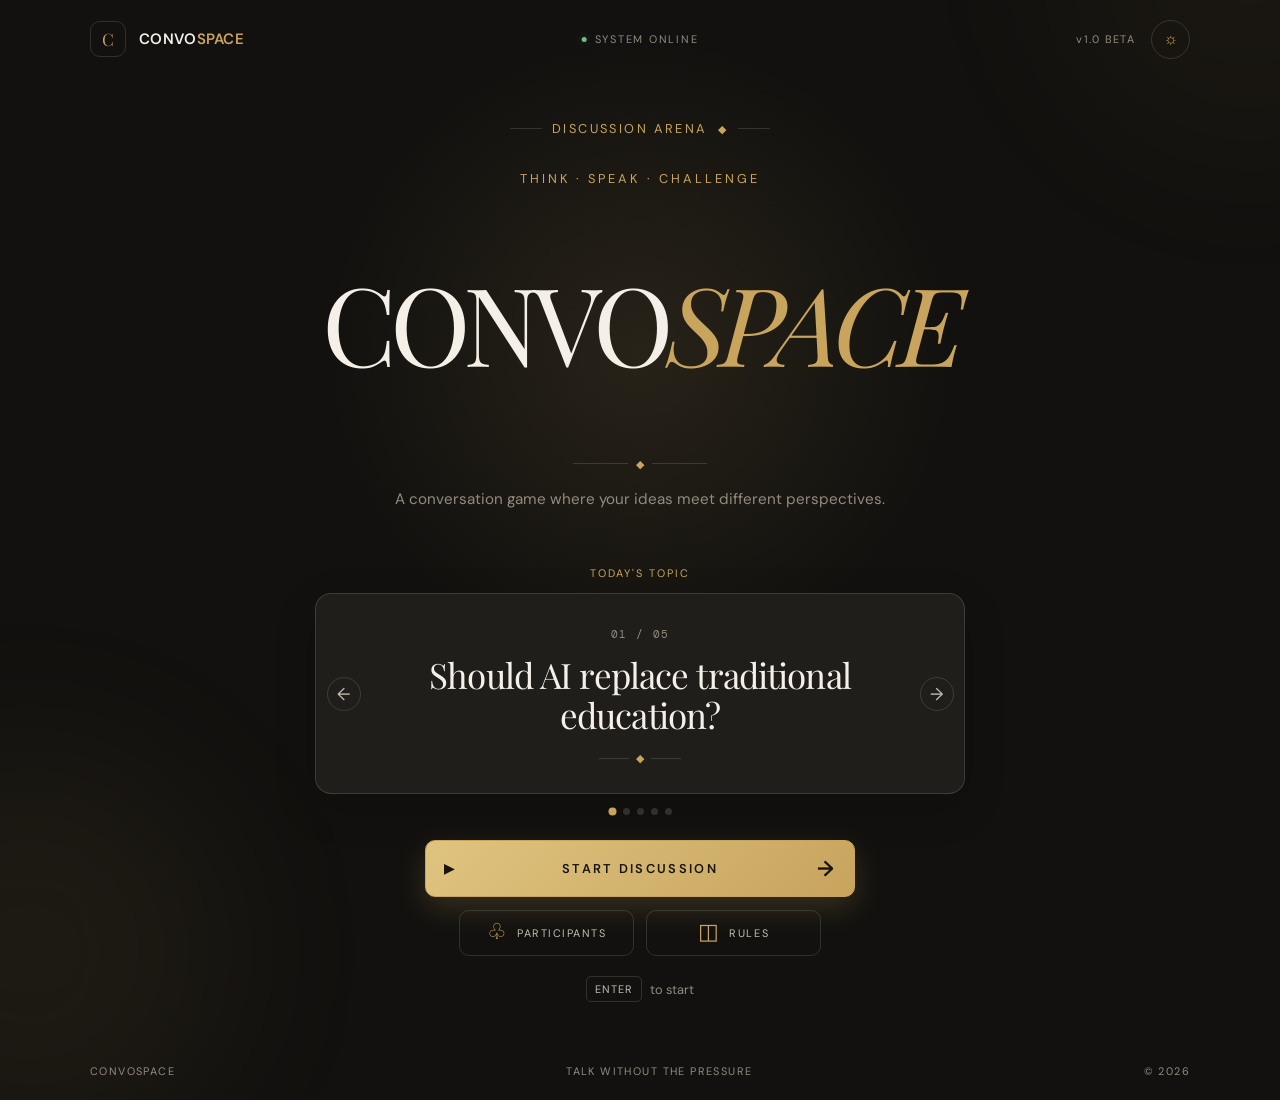
<file: client/index.html>
<!DOCTYPE html>
<html lang="en">

<head>

    <meta charset="UTF-8">

    <meta
        name="viewport"
        content="width=device-width, initial-scale=1.0"
    >

    <meta
        name="description"
        content="ConvoSpace — Think. Speak. Challenge."
    >

    <title>ConvoSpace — Discussion Arena</title>
 
    <link
        rel="stylesheet"
        href="./css/global.css"
    >

    <link
        rel="stylesheet"
        href="./css/home.css"
    >

</head>


<body>

    <!-- =========================================
         AMBIENT BACKGROUND
    ========================================== -->

    <div class="ambient ambient-one"></div>

    <div class="ambient ambient-two"></div>


    <!-- =========================================
         HEADER
    ========================================== -->

    <header class="site-header">

        <a
            href="#"
            class="brand"
            aria-label="ConvoSpace home"
        >

            <span class="brand-mark">
                C
            </span>

            <span class="brand-name">
                CONVO<span>SPACE</span>
            </span>

        </a>


        <div class="header-center">

            <span class="online-dot"></span>

            <span>
                SYSTEM ONLINE
            </span>

        </div>


        <div class="header-right">

            <span class="version">
                v1.0 BETA
            </span>


            <button
                class="theme-toggle"
                id="themeToggle"
                type="button"
                aria-label="Switch theme"
            >

                <span
                    class="theme-icon"
                    id="themeIcon"
                >
                    ☼
                </span>

            </button>

        </div>

    </header>


    <!-- =========================================
         MAIN LOBBY
    ========================================== -->

    <main class="lobby">


        <!-- Arena label -->

        <div class="arena-label">

            <span class="ornament-line"></span>

            <span>
                DISCUSSION ARENA
            </span>

            <span class="ornament-diamond">
                ◆
            </span>

            <span class="ornament-line"></span>

        </div>


        <!-- =====================================
             TITLE
        ====================================== -->

        <section class="hero">

            <p class="hero-kicker">
                THINK · SPEAK · CHALLENGE
            </p>


            <h1 class="hero-title">
                CONVO<span>SPACE</span>
            </h1>


            <div class="hero-divider">

                <span></span>

                <i>◆</i>

                <span></span>

            </div>


            <p class="hero-description">
                A conversation game where your ideas
                meet different perspectives.
            </p>

        </section>


        <!-- =====================================
             TOPIC
        ====================================== -->

        <section class="topic-area">

            <div class="topic-label">
                TODAY'S TOPIC
            </div>


            <div class="topic-card">

                <button
                    class="topic-arrow"
                    id="previousTopic"
                    type="button"
                    aria-label="Previous topic"
                >
                    ←
                </button>


                <div class="topic-content">

                    <span class="topic-number">
                        01 / 05
                    </span>

                    <h2 id="topicTitle">
                        Should AI replace
                        traditional education?
                    </h2>


                    <div class="topic-divider">

                        <span></span>

                        <i>◆</i>

                        <span></span>

                    </div>

                </div>


                <button
                    class="topic-arrow"
                    id="nextTopic"
                    type="button"
                    aria-label="Next topic"
                >
                    →
                </button>

            </div>


            <div
                class="topic-dots"
                id="topicDots"
            ></div>

        </section>


        <!-- =====================================
             START
        ====================================== -->

        <section class="start-section">

            <button
                class="start-button"
                id="startButton"
                type="button"
            >

                <span class="play-icon">
                    ▶
                </span>

                <span>
                    START DISCUSSION
                </span>

                <span class="start-arrow">
                    →
                </span>

            </button>


            <div class="secondary-actions">


                <button
                    class="secondary-button"
                    id="participantsButton"
                    type="button"
                >

                    <span class="button-icon">
                        ♧
                    </span>

                    <span>
                        PARTICIPANTS
                    </span>

                </button>


                <button
                    class="secondary-button"
                    id="rulesButton"
                    type="button"
                >

                    <span class="button-icon">
                        ◫
                    </span>

                    <span>
                        RULES
                    </span>

                </button>

            </div>


            <div class="keyboard-hint">

                <span class="keyboard-key">
                    ENTER
                </span>

                <span>
                    to start
                </span>

            </div>

        </section>


    </main>


    <!-- =========================================
         FOOTER
    ========================================== -->

    <footer class="site-footer">

        <span>
            CONVOSPACE
        </span>

        <span>
            TALK WITHOUT THE PRESSURE
        </span>

        <span>
            © 2026
        </span>

    </footer>


    <!-- =========================================
         PARTICIPANTS MODAL
    ========================================== -->

    <div
        class="modal-overlay"
        id="participantsModal"
        aria-hidden="true"
    >

        <div
            class="modal"
            role="dialog"
            aria-modal="true"
            aria-labelledby="participantsTitle"
        >

            <button
                class="modal-close"
                type="button"
                data-close="participantsModal"
                aria-label="Close"
            >
                ×
            </button>


            <span class="modal-kicker">
                THE ARENA
            </span>


            <h2
                id="participantsTitle"
                class="modal-title"
            >
                Your Participants
            </h2>


            <p class="modal-description">
                Three different perspectives will join
                the conversation.
            </p>


            <div class="participant-list">


                <div class="participant">

                    <div class="participant-avatar">
                        O
                    </div>

                    <div class="participant-info">

                        <strong>
                            OLIVIA
                        </strong>

                        <span>
                            THE OPTIMIST
                        </span>

                        <p>
                            Looks for possibilities and
                            constructive ideas.
                        </p>

                    </div>

                </div>


                <div class="participant">

                    <div class="participant-avatar">
                        C
                    </div>

                    <div class="participant-info">

                        <strong>
                            CHRIS
                        </strong>

                        <span>
                            THE CHALLENGER
                        </span>

                        <p>
                            Questions assumptions and
                            challenges your reasoning.
                        </p>

                    </div>

                </div>


                <div class="participant">

                    <div class="participant-avatar">
                        A
                    </div>

                    <div class="participant-info">

                        <strong>
                            ALEX
                        </strong>

                        <span>
                            THE ANALYST
                        </span>

                        <p>
                            Looks for evidence, balance
                            and stronger arguments.
                        </p>

                    </div>

                </div>


            </div>

        </div>

    </div>


    <!-- =========================================
         RULES MODAL
    ========================================== -->

    <div
        class="modal-overlay"
        id="rulesModal"
        aria-hidden="true"
    >

        <div
            class="modal rules-modal"
            role="dialog"
            aria-modal="true"
            aria-labelledby="rulesTitle"
        >

            <button
                class="modal-close"
                type="button"
                data-close="rulesModal"
                aria-label="Close"
            >
                ×
            </button>


            <span class="modal-kicker">
                BEFORE YOU ENTER
            </span>


            <h2
                id="rulesTitle"
                class="modal-title"
            >
                Rules of the Arena
            </h2>


            <div class="rules-list">


                <div class="rule-item">

                    <span>
                        I
                    </span>

                    <p>
                        Share your thoughts clearly.
                    </p>

                </div>


                <div class="rule-item">

                    <span>
                        II
                    </span>

                    <p>
                        Listen to opposing perspectives.
                    </p>

                </div>


                <div class="rule-item">

                    <span>
                        III
                    </span>

                    <p>
                        Defend your reasoning when challenged.
                    </p>

                </div>


                <div class="rule-item">

                    <span>
                        IV
                    </span>

                    <p>
                        Stay respectful. There are no wrong
                        opinions, only weak arguments.
                    </p>

                </div>


            </div>

        </div>

    </div>


    <script src="./js/pages/home.js"></script>

</body>

</html>
</file>
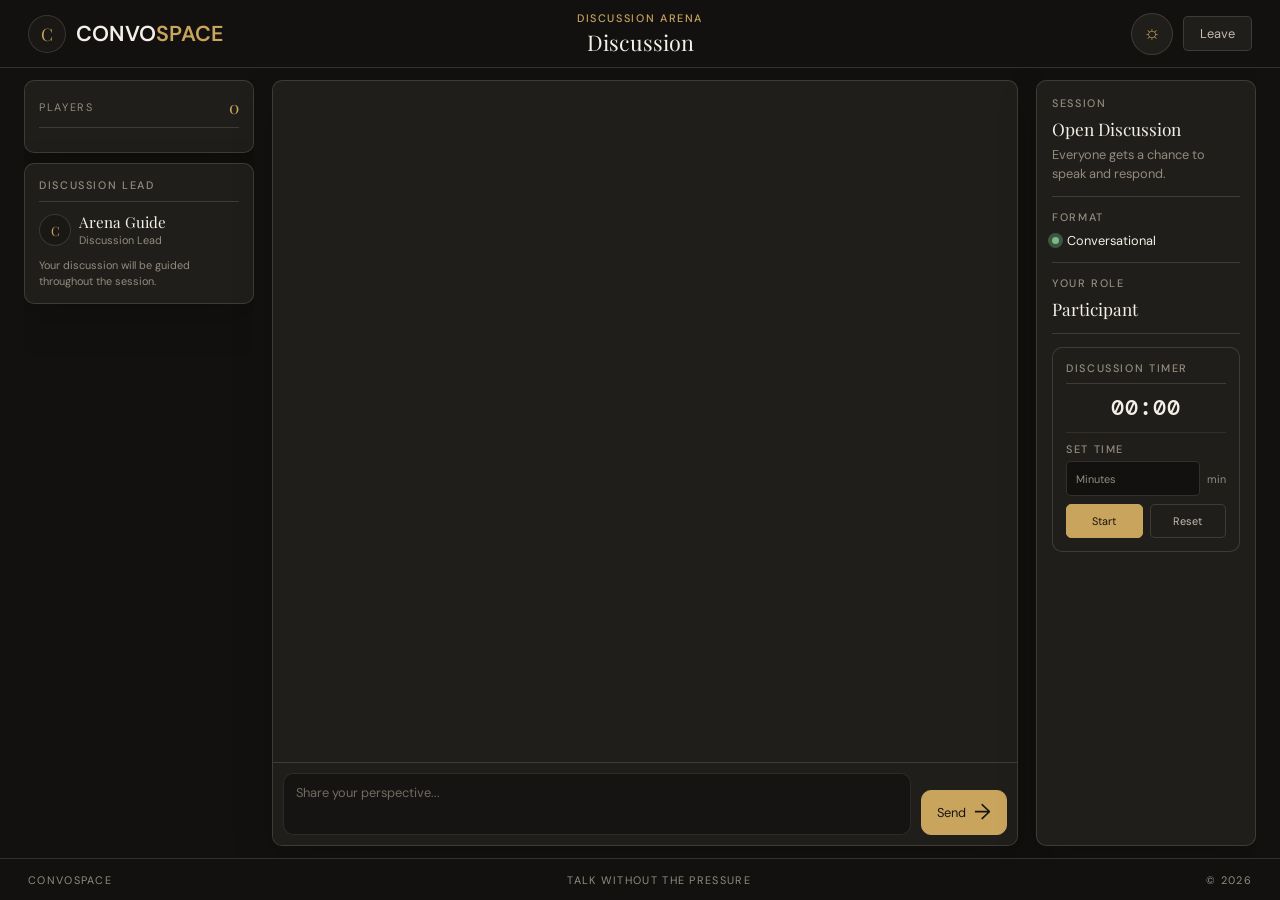
<file: client/pages/arena.html>
<!DOCTYPE html>
<html lang="en">

<head>

    <meta charset="UTF-8">

    <meta
        name="viewport"
        content="width=device-width, initial-scale=1.0"
    >

    <title>Discussion Arena | ConvoSpace</title>


    <!-- =========================================
         GLOBAL CSS
    ========================================== -->

    <link
        rel="stylesheet"
        href="../css/global.css"
    >


    <!-- =========================================
         ARENA CSS
    ========================================== -->

    <link
        rel="stylesheet"
        href="../css/arena.css"
    >

</head>


<body>


    <main class="arena-page">


        <!-- =========================================
             HEADER
        ========================================== -->

        <header class="arena-header">


            <!-- BRAND -->

            <div class="arena-brand">

                <div class="arena-brand-mark">
                    C
                </div>

                <div class="arena-brand-name">
                    CONVO<span>SPACE</span>
                </div>

            </div>


            <!-- HEADER CENTER -->

            <div class="arena-header-center">

                <span class="arena-label">
                    DISCUSSION ARENA
                </span>

                <h1 id="arenaTopic">
                    Discussion
                </h1>

            </div>


            <!-- HEADER ACTIONS -->

<div class="arena-header-actions">

    <button
        class="theme-toggle"
        id="themeToggle"
        type="button"
        aria-label="Toggle theme"
    >
        <span id="themeIcon">☼</span>
    </button>

    <button
        class="leave-button"
        id="leaveArena"
        type="button"
    >
        Leave
    </button>

</div>


        </header>



        <!-- =========================================
             ARENA BODY
        ========================================== -->

        <section class="arena-body">


            <!-- =====================================
                 LEFT SIDEBAR
            ====================================== -->

            <aside class="arena-sidebar">


                <!-- =================================
                     PLAYERS
                ================================== -->

                <section class="participants-panel">


                    <div class="panel-heading">

                        <span>
                            PLAYERS
                        </span>

                        <strong id="arenaPlayerCount">
                            0
                        </strong>

                    </div>


                    <div
                        class="participants-list"
                        id="participantsList"
                    >

                        <!-- Players are added by JavaScript -->

                    </div>


                </section>



                <!-- =================================
                     DISCUSSION LEAD
                ================================== -->

                <section class="moderator-panel">


                    <div class="moderator-header">

                        <span class="panel-label">
                            DISCUSSION LEAD
                        </span>

                    </div>


                    <div class="moderator-content">


                        <div class="moderator-mark">
                            C
                        </div>


                        <div class="moderator-info">

                            <strong>
                                Arena Guide
                            </strong>

                            <span>
                                Discussion Lead
                            </span>

                        </div>


                    </div>


                    <p class="moderator-message">
                        Your discussion will be guided
                        throughout the session.
                    </p>


                </section>


            </aside>



            <!-- =====================================
                 CENTER — CONVERSATION
            ====================================== -->

            <section class="conversation-panel">


                <!-- =================================
                     MESSAGES
                ================================== -->

                <div
                    class="messages-container"
                    id="messagesContainer"
                >

                    <!-- Messages are added by JavaScript -->

                </div>



                <!-- =================================
                     MESSAGE COMPOSER
                ================================== -->

                <div class="message-composer">


                    <textarea
                        id="messageInput"
                        placeholder="Share your perspective..."
                        rows="1"
                    ></textarea>


                    <button
                        id="sendMessage"
                        class="send-button"
                        type="button"
                    >

                        <span>
                            Send
                        </span>

                        <span class="send-arrow">
                            →
                        </span>

                    </button>


                </div>


            </section>



            <!-- =====================================
                 RIGHT — SESSION INFO + TIMER
            ====================================== -->

            <aside class="info-panel">


                <!-- =================================
                     SESSION
                ================================== -->

                <div class="info-section">

                    <span class="info-label">
                        SESSION
                    </span>


                    <h3>
                        Open Discussion
                    </h3>


                    <p>
                        Everyone gets a chance
                        to speak and respond.
                    </p>

                </div>



                <!-- DIVIDER -->

                <div class="info-divider"></div>



                <!-- =================================
                     FORMAT
                ================================== -->

                <div class="info-section">

                    <span class="info-label">
                        FORMAT
                    </span>


                    <div class="format-row">

                        <span class="format-dot"></span>

                        <span>
                            Conversational
                        </span>

                    </div>

                </div>



                <!-- DIVIDER -->

                <div class="info-divider"></div>



                <!-- =================================
                     YOUR ROLE
                ================================== -->

                <div class="info-section">

                    <span class="info-label">
                        YOUR ROLE
                    </span>


                    <h3 id="yourRole">
                        Participant
                    </h3>

                </div>



                <!-- DIVIDER -->

                <div class="info-divider"></div>



                <!-- =================================
                     DISCUSSION TIMER
                ================================== -->

                <section class="timer-panel">


                    <div class="timer-header">

                        <span class="panel-label">
                            DISCUSSION TIMER
                        </span>

                    </div>


                    <!-- TIMER DISPLAY -->

                    <div
                        class="timer-display"
                        id="timerDisplay"
                    >
                        00:00
                    </div>



                    <!-- SET TIME -->

                    <div class="timer-setting">


                        <label
                            for="timerMinutes"
                            class="timer-label"
                        >
                            SET TIME
                        </label>


                        <div class="timer-input-row">


                            <input
                                type="number"
                                id="timerMinutes"
                                class="timer-input"
                                min="1"
                                max="180"
                                placeholder="Minutes"
                            >


                            <span class="timer-unit">
                                min
                            </span>


                        </div>


                    </div>



                    <!-- TIMER BUTTONS -->

                    <div class="timer-actions">


                        <button
                            type="button"
                            id="startTimer"
                            class="timer-button timer-start"
                        >
                            Start
                        </button>


                        <button
                            type="button"
                            id="resetTimer"
                            class="timer-button timer-reset"
                        >
                            Reset
                        </button>


                    </div>


                </section>


            </aside>


        </section>



        <!-- =========================================
             FOOTER
        ========================================== -->

        <footer class="arena-footer">


            <span>
                CONVOSPACE
            </span>


            <span>
                TALK WITHOUT THE PRESSURE
            </span>


            <span>
                © 2026
            </span>


        </footer>


    </main>



    <!-- =========================================
         LEAVE CONFIRMATION MODAL
    ========================================== -->

    <div
        class="leave-modal"
        id="leaveModal"
    >


        <div class="leave-modal-content">


            <h2>
                Leave discussion?
            </h2>


            <p>
                Are you sure you want to leave this discussion?
                Your current session will end.
            </p>


            <div class="leave-modal-actions">


                <button
                    type="button"
                    id="cancelLeave"
                    class="leave-modal-button cancel-leave"
                >
                    Cancel
                </button>


                <button
                    type="button"
                    id="confirmLeave"
                    class="leave-modal-button confirm-leave"
                >
                    Leave
                </button>


            </div>


        </div>


    </div>



    <!-- =========================================
         ARENA JAVASCRIPT
    ========================================== -->

    <script src="../js/pages/arena.js"></script>


</body>

</html>
</file>
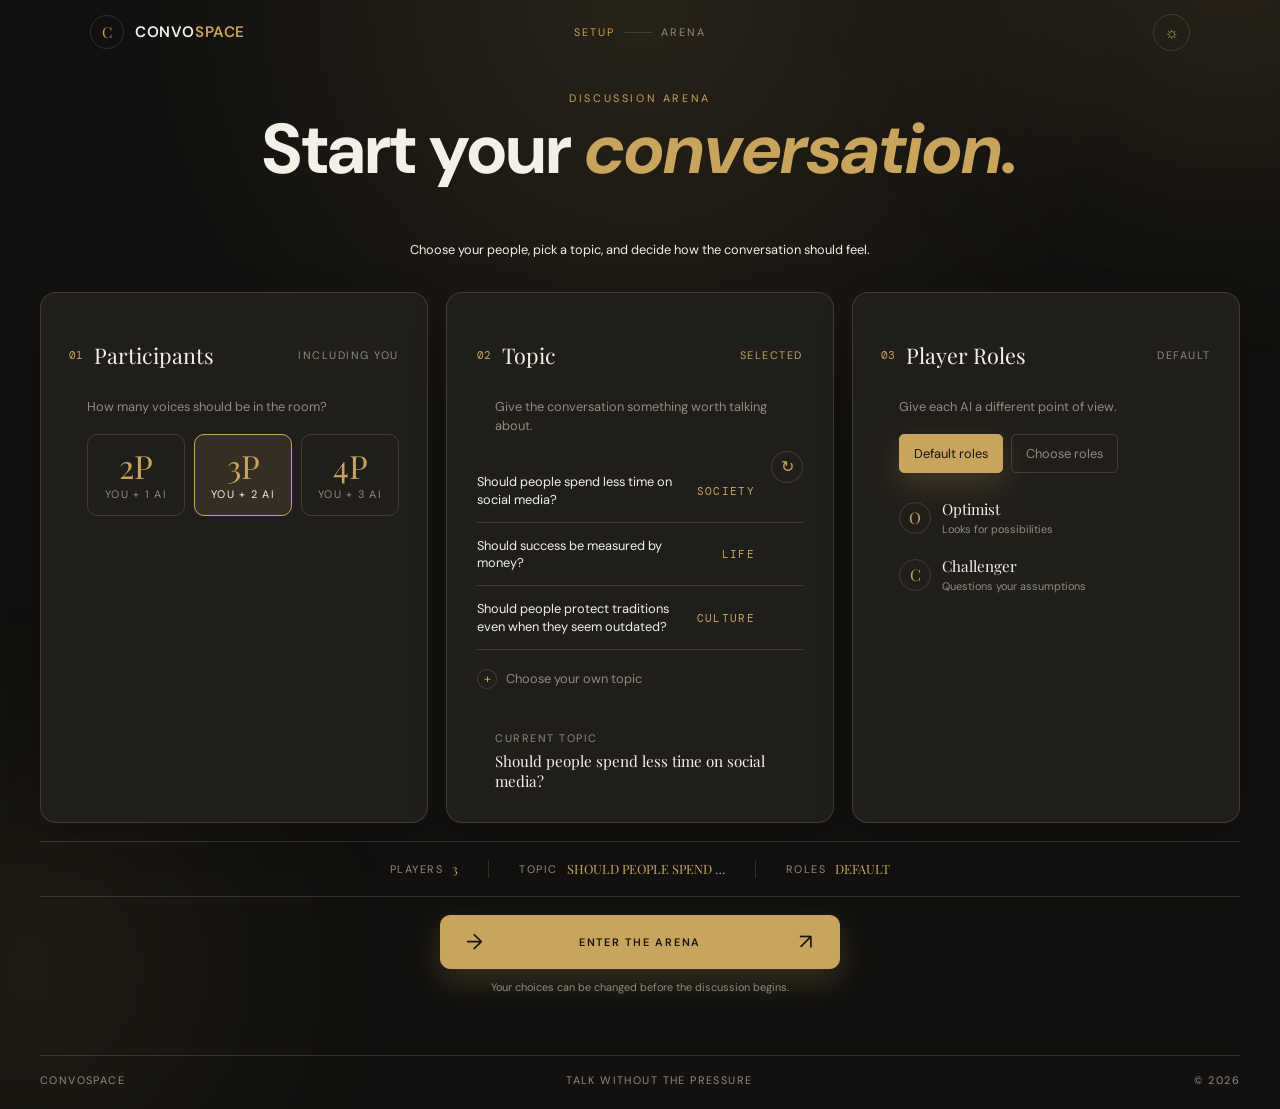
<file: client/pages/discussion.html>
<!DOCTYPE html>
<html lang="en">

<head>

    <meta charset="UTF-8">

    <meta
        name="viewport"
        content="width=device-width, initial-scale=1.0"
    >

    <meta
        name="description"
        content="Set up your ConvoSpace discussion."
    >

    <title>Start Discussion — ConvoSpace</title>


    <!-- =========================================
         GLOBAL CSS
    ========================================== -->

    <link
        rel="stylesheet"
        href="../css/global.css"
    >


    <!-- =========================================
         DISCUSSION CSS
    ========================================== -->

    <link
        rel="stylesheet"
        href="../css/discussion.css"
    >

</head>


<body>


    <!-- =========================================
         PAGE AMBIENCE
    ========================================== -->

    <div
        class="discussion-glow discussion-glow-one"
    ></div>

    <div
        class="discussion-glow discussion-glow-two"
    ></div>


    <!-- =========================================
         HEADER
    ========================================== -->

    <header class="discussion-header">


        <!-- Brand -->

        <a
            href="../index.html"
            class="discussion-brand"
        >

            <span class="brand-symbol">
                C
            </span>

            <span class="brand-text">
                CONVO<span>SPACE</span>
            </span>

        </a>


        <!-- Setup progress -->

        <div class="setup-step">

            <span class="step-active">
                SETUP
            </span>

            <span class="step-line"></span>

            <span>
                ARENA
            </span>

        </div>


        <!-- Theme -->

        <button
            class="discussion-theme"
            id="themeToggle"
            type="button"
            aria-label="Switch theme"
        >

            <span id="themeIcon">
                ☼
            </span>

        </button>

    </header>



    <!-- =========================================
         MAIN CONTENT
    ========================================== -->

    <main class="discussion-setup">


        <!-- =====================================
             INTRO
        ====================================== -->

        <section class="discussion-intro">

            <span class="intro-label">
                DISCUSSION ARENA
            </span>


            <h1>
                Start your
                <em>conversation.</em>
            </h1>


            <p>
                Choose your people, pick a topic,
                and decide how the conversation should feel.
            </p>

        </section>



        <!-- =====================================
             SETUP CONTENT
        ====================================== -->

        <section class="setup-content">


            <!-- =================================
                 01 — PARTICIPANTS
            ================================== -->

            <article
                class="setup-section participants-section"
            >

                <div class="section-top">

                    <div class="section-title">

                        <span class="section-number">
                            01
                        </span>

                        <h2>
                            Participants
                        </h2>

                    </div>


                    <span class="section-note">
                        INCLUDING YOU
                    </span>

                </div>


                <p class="section-description">
                    How many voices should be in the room?
                </p>


                <!-- Participant options -->

                <div
                    class="participant-options"
                    id="participantOptions"
                >


                    <!-- 2 Participants -->

                    <button
                        class="participant-option"
                        type="button"
                        data-participants="2"
                    >

                        <span class="participant-count">
                            2P
                        </span>

                        <span class="participant-label">
                            YOU + 1 AI
                        </span>

                    </button>


                    <!-- 3 Participants -->

                    <button
                        class="participant-option active"
                        type="button"
                        data-participants="3"
                    >

                        <span class="participant-count">
                            3P
                        </span>

                        <span class="participant-label">
                            YOU + 2 AI
                        </span>

                    </button>


                    <!-- 4 Participants -->

                    <button
                        class="participant-option"
                        type="button"
                        data-participants="4"
                    >

                        <span class="participant-count">
                            4P
                        </span>

                        <span class="participant-label">
                            YOU + 3 AI
                        </span>

                    </button>

                </div>

            </article>



            <!-- =================================
                 02 — TOPIC
            ================================== -->

            <article
                class="setup-section topic-section"
            >


                <!-- Section heading -->

                <div class="section-top">

                    <div class="section-title">

                        <span class="section-number">
                            02
                        </span>

                        <h2>
                            Topic
                        </h2>

                    </div>


                    <span
                        class="section-note selected-note"
                        id="topicIndicator"
                    >
                        SELECTED
                    </span>

                </div>


                <!-- Description -->

                <p class="section-description">
                    Give the conversation something worth talking about.
                </p>



                <!-- =================================
                     TOPIC OPTIONS
                ================================== -->

                <div
                    class="topic-options"
                    id="topicOptions"
                >


                    <!-- Topic 1 -->

                    <button
                        class="topic-option"
                        type="button"
                    >

                        <span class="topic-text">
                            Loading topic...
                        </span>

                        <span class="topic-category">
                            —
                        </span>

                    </button>



                    <!-- Topic 2 -->

                    <button
                        class="topic-option"
                        type="button"
                    >

                        <span class="topic-text">
                            Loading topic...
                        </span>

                        <span class="topic-category">
                            —
                        </span>

                    </button>



                    <!-- Topic 3 -->

                    <button
                        class="topic-option"
                        type="button"
                    >

                        <span class="topic-text">
                            Loading topic...
                        </span>

                        <span class="topic-category">
                            —
                        </span>

                    </button>



                    <!-- =================================
                         REFRESH TOPICS
                    ================================== -->

                    <button
                        class="refresh-topics-button"
                        id="refreshTopics"
                        type="button"
                        aria-label="Show new topics"
                        title="Show new topics"
                    >

                        ↻

                    </button>

                </div>



                <!-- =================================
                     MANUAL TOPIC
                ================================== -->

                <button
                    class="manual-topic-button"
                    id="manualTopicButton"
                    type="button"
                >

                    <span class="manual-plus">
                        +
                    </span>

                    <span>
                        Choose your own topic
                    </span>

                </button>



                <!-- =================================
                     MANUAL TOPIC AREA
                ================================== -->

                <div
                    class="manual-topic-area"
                    id="manualTopicArea"
                >

                    <label for="manualTopic">
                        YOUR TOPIC
                    </label>


                    <textarea
                        id="manualTopic"
                        maxlength="150"
                        rows="2"
                        placeholder="Write a topic you would like to discuss..."
                    ></textarea>


                    <button
                        class="apply-topic"
                        id="applyTopic"
                        type="button"
                    >
                        USE THIS TOPIC
                    </button>

                </div>



                <!-- =================================
                     CURRENT TOPIC
                ================================== -->

                <div class="current-topic">

                    <span>
                        CURRENT TOPIC
                    </span>


                    <strong id="selectedTopic">
                        Loading topic...
                    </strong>

                </div>

            </article>


<!-- =================================
     03 — PLAYER ROLES
================================== -->

<article class="setup-section roles-section">

    <div class="section-top">

        <div class="section-title">

            <span class="section-number">
                03
            </span>

            <h2>
                Player Roles
            </h2>

        </div>

        <span
            class="section-note"
            id="roleIndicator"
        >
            DEFAULT
        </span>

    </div>


    <p class="section-description">
        Give each AI a different point of view.
    </p>


    <!-- =================================
         ROLE MODE
    ================================== -->

    <div class="role-mode">

        <button
            class="role-mode-button active"
            type="button"
            data-mode="default"
        >
            Default roles
        </button>


        <button
            class="role-mode-button"
            type="button"
            data-mode="custom"
        >
            Choose roles
        </button>

    </div>


    <!-- =================================
         DEFAULT ROLES
    ================================== -->

    <div
        class="default-roles"
        id="defaultRoles"
    >

        <div class="role-item">

            <span class="role-avatar">
                O
            </span>

            <div class="role-info">

                <strong>
                    Optimist
                </strong>

                <span>
                    Looks for possibilities
                </span>

            </div>

        </div>


        <div class="role-item">

            <span class="role-avatar">
                C
            </span>

            <div class="role-info">

                <strong>
                    Challenger
                </strong>

                <span>
                    Questions your assumptions
                </span>

            </div>

        </div>


        <div class="role-item">

            <span class="role-avatar">
                A
            </span>

            <div class="role-info">

                <strong>
                    Analyst
                </strong>

                <span>
                    Focuses on reasoning
                </span>

            </div>

        </div>

    </div>


    <!-- =================================
         CHOOSE ROLES
    ================================== -->

    <div
        class="custom-roles"
        id="customRoles"
    >

        <p class="roles-hint">
            Choose a different role for each AI.
        </p>


        <!-- AI ROLE 1 -->

        <div class="role-selector">

            <span class="role-selector-number">
                01
            </span>

            <select
                class="role-select"
                data-role-index="0"
            >

                <option value="">
                    Select first role
                </option>

                <option value="Optimist">
                    Optimist
                </option>

                <option value="Challenger">
                    Challenger
                </option>

                <option value="Analyst">
                    Analyst
                </option>

                <option value="Skeptic">
                    Skeptic
                </option>

                <option value="Creative">
                    Creative
                </option>

                <option value="Devil's Advocate">
                    Devil's Advocate
                </option>

            </select>

        </div>


        <!-- AI ROLE 2 -->

        <div class="role-selector">

            <span class="role-selector-number">
                02
            </span>

            <select
                class="role-select"
                data-role-index="1"
            >

                <option value="">
                    Select second role
                </option>

                <option value="Optimist">
                    Optimist
                </option>

                <option value="Challenger">
                    Challenger
                </option>

                <option value="Analyst">
                    Analyst
                </option>

                <option value="Skeptic">
                    Skeptic
                </option>

                <option value="Creative">
                    Creative
                </option>

                <option value="Devil's Advocate">
                    Devil's Advocate
                </option>

            </select>

        </div>


        <!-- AI ROLE 3 -->

        <div class="role-selector">

            <span class="role-selector-number">
                03
            </span>

            <select
                class="role-select"
                data-role-index="2"
            >

                <option value="">
                    Select third role
                </option>

                <option value="Optimist">
                    Optimist
                </option>

                <option value="Challenger">
                    Challenger
                </option>

                <option value="Analyst">
                    Analyst
                </option>

                <option value="Skeptic">
                    Skeptic
                </option>

                <option value="Creative">
                    Creative
                </option>

                <option value="Devil's Advocate">
                    Devil's Advocate
                </option>

            </select>

        </div>

    </div>

</article>


        <!-- =====================================
             SESSION SUMMARY
        ====================================== -->

        <section class="session-summary">


            <!-- Players -->

            <div class="summary-item">

                <span>
                    PLAYERS
                </span>

                <strong id="summaryPlayers">
                    3
                </strong>

            </div>


            <div class="summary-line"></div>


            <!-- Topic -->

            <div
                class="summary-item summary-topic"
            >

                <span>
                    TOPIC
                </span>

                <strong id="summaryTopic">
                    LOADING...
                </strong>

            </div>


            <div class="summary-line"></div>


            <!-- Roles -->

            <div class="summary-item">

                <span>
                    ROLES
                </span>

                <strong id="summaryRoles">
                    DEFAULT
                </strong>

            </div>

        </section>



        <!-- =====================================
             ENTER ARENA
        ====================================== -->

        <section class="enter-arena">


            <button
                class="enter-arena-button"
                id="enterArena"
                type="button"
            >

                <span class="enter-icon">
                    →
                </span>

                <span class="enter-text">
                    ENTER THE ARENA
                </span>

                <span class="enter-arrow">
                    ↗
                </span>

            </button>


            <p>
                Your choices can be changed before the discussion begins.
            </p>

        </section>

    </main>


    <!-- =========================================
         FOOTER
    ========================================== -->

    <footer class="discussion-footer">

        <span>
            CONVOSPACE
        </span>

        <span>
            TALK WITHOUT THE PRESSURE
        </span>

        <span>
            &copy; 2026
        </span>

    </footer>



    <!-- =========================================
         PAGE SCRIPT
    ========================================== -->

    <script
        type="module"
        src="../js/pages/discussion.js"
    ></script>

</body>

</html>
</file>
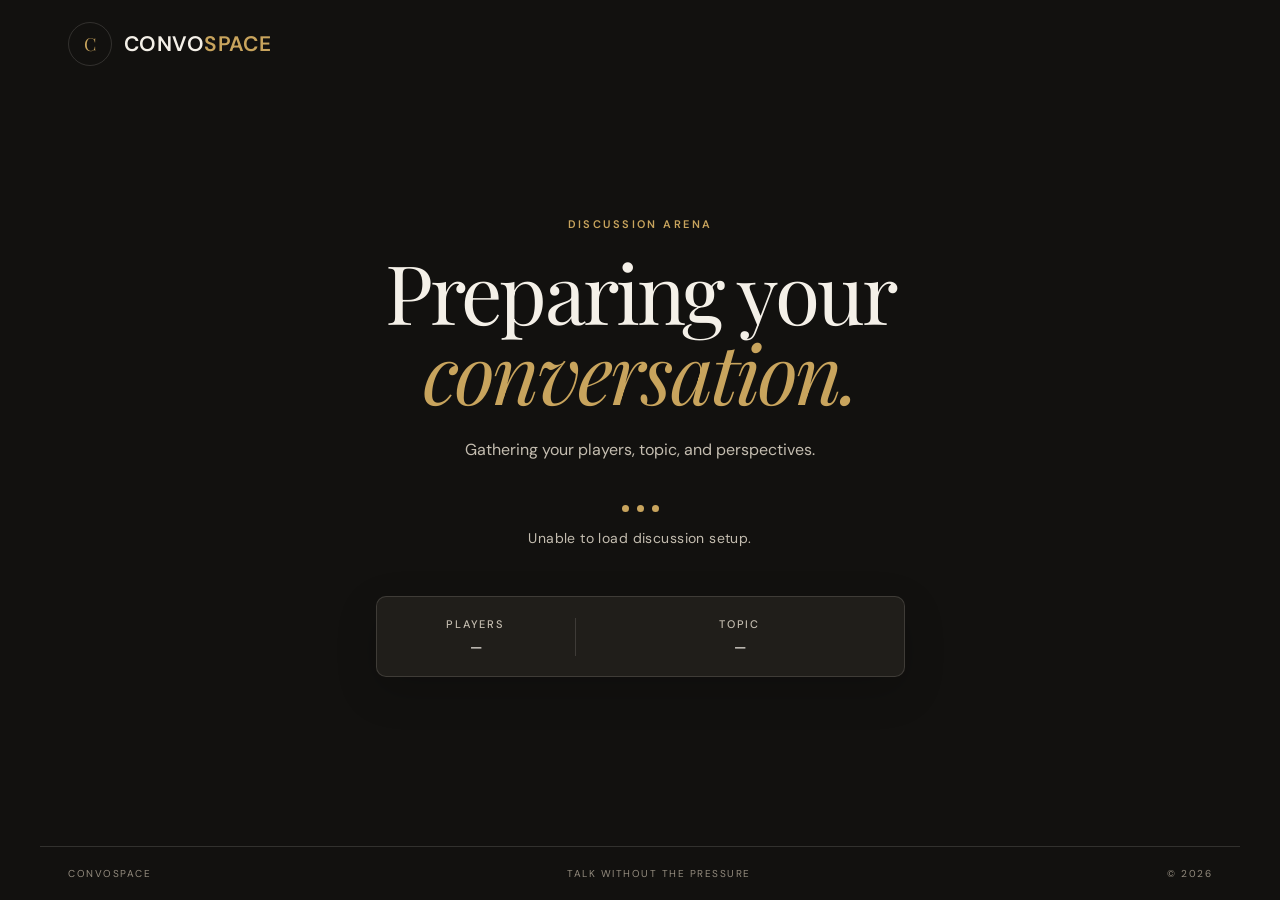
<file: client/pages/transition.html>
<!DOCTYPE html>
<html lang="en">

<head>

    <meta charset="UTF-8">

    <meta
        name="viewport"
        content="width=device-width, initial-scale=1.0"
    >

    <title>Entering Arena | ConvoSpace</title>

    <link
        rel="stylesheet"
        href="../css/global.css"
    >

    <link
        rel="stylesheet"
        href="../css/transition.css"
    >

</head>


<body>

    <!-- =========================================
         TRANSITION PAGE
    ========================================== -->

    <main class="transition-page">


        <!-- =====================================
             HEADER
        ====================================== -->

        <header class="transition-header">

            <div class="brand">

                <span class="brand-mark">
                    C
                </span>

                <span class="brand-name">
                    CONVO<span>SPACE</span>
                </span>

            </div>

        </header>


        <!-- =====================================
             MAIN CONTENT
        ====================================== -->

        <section class="transition-content">


            <div class="transition-label">
                DISCUSSION ARENA
            </div>


            <h1>

                Preparing your
                <em>conversation.</em>

            </h1>


            <p class="transition-description">

                Gathering your players, topic,
                and perspectives.

            </p>


            <!-- =================================
                 LOADING
            ================================== -->

            <div class="arena-loader">

                <span></span>
                <span></span>
                <span></span>

            </div>


            <!-- =================================
                 STATUS
            ================================== -->

            <div
                class="transition-status"
                id="transitionStatus"
            >
                Setting the room...
            </div>


            <!-- =================================
                 SUMMARY
            ================================== -->

            <div class="transition-summary">


                <!-- PLAYERS -->

                <div class="summary-item">

                    <span>
                        PLAYERS
                    </span>

                    <strong id="playerCount">
                        —
                    </strong>

                </div>


                <!-- DIVIDER -->

                <div class="summary-divider"></div>


                <!-- TOPIC -->

                <div class="summary-item topic-summary">

                    <span>
                        TOPIC
                    </span>

                    <strong id="topicName">
                        —
                    </strong>

                </div>


            </div>


        </section>


        <!-- =====================================
             FOOTER
        ====================================== -->

        <footer class="transition-footer">

            <span>
                CONVOSPACE
            </span>

            <span>
                TALK WITHOUT THE PRESSURE
            </span>

            <span>
                © 2026
            </span>

        </footer>


    </main>


    <script src="../js/pages/transition.js"></script>

</body>

</html>
</file>
<file: client/css/global.css>
/* =====================================================
   CONVOSPACE — GLOBAL FOUNDATION
===================================================== */

@import url("https://fonts.googleapis.com/css2?family=DM+Mono:wght@400;500&family=DM+Sans:wght@400;500;600&family=Playfair+Display:ital,wght@0,400;0,500;1,400&display=swap");

:root {
    --color-bg: #12110f;
    --color-bg-secondary: #1a1815;
    --color-surface: #201e1a;
    --color-surface-hover: #292620;
    --color-text: #f4f0e8;
    --color-text-secondary: #c4bdb0;
    --color-text-muted: #938b7e;
    --color-accent: #c8a45d;
    --color-accent-light: #dfc47f;
    --color-accent-soft: rgba(200, 164, 93, 0.12);
    --color-border: rgba(244, 240, 232, 0.14);
    --color-border-soft: rgba(244, 240, 232, 0.08);
    --color-success: #77bb88;
    --color-success-glow: rgba(119, 187, 136, 0.35);

    --button-text: #17140f;
    --modal-background: rgba(12, 11, 9, 0.78);
    --modal-shadow: 0 28px 80px rgba(0, 0, 0, 0.42);
    --shadow-soft: 0 14px 40px rgba(0, 0, 0, 0.18);
    --shadow-accent: 0 12px 30px rgba(200, 164, 93, 0.2);
    --shadow-accent-strong: 0 18px 42px rgba(200, 164, 93, 0.3);

    --font-primary: "DM Sans", Arial, sans-serif;
    --font-secondary: "DM Mono", monospace;
    --font-display: "Playfair Display", Georgia, serif;
    --font-heading: "Playfair Display", Georgia, serif;
    --font-mono: "DM Mono", monospace;

    --text-xs: 0.68rem;
    --text-sm: 0.8rem;
    --text-base: 0.95rem;
    --text-md: 1.08rem;
    --text-lg: 1.35rem;
    --text-xl: 2rem;

    --weight-regular: 400;
    --weight-medium: 500;
    --weight-semibold: 600;

    --radius-sm: 5px;
    --radius-md: 10px;
    --radius-lg: 16px;
    --content-width: 1100px;
    --container-xl: 1400px;

    --transition-fast: 160ms ease;
    --transition-normal: 260ms ease;
    --transition-smooth: 420ms cubic-bezier(0.22, 1, 0.36, 1);
}

body.light-theme {
    --color-bg: #f7f5ef;
    --color-bg-secondary: #efede6;
    --color-surface: #ffffff;
    --color-surface-hover: #f3f0e8;
    --color-text: #292721;
    --color-text-secondary: #5f5a50;
    --color-text-muted: #777168;
    --color-accent: #b4873f;
    --color-accent-light: #c9a45f;
    --color-accent-soft: rgba(180, 135, 63, 0.1);
    --color-border: rgba(55, 48, 38, 0.15);
    --color-border-soft: rgba(55, 48, 38, 0.08);
    --color-success: #4c9361;
    --color-success-glow: rgba(76, 147, 97, 0.28);
    --button-text: #ffffff;
    --modal-background: rgba(41, 39, 33, 0.45);
    --modal-shadow: 0 28px 80px rgba(41, 39, 33, 0.2);
    --shadow-soft: 0 14px 40px rgba(41, 39, 33, 0.1);
    --shadow-accent: 0 12px 30px rgba(180, 135, 63, 0.2);
    --shadow-accent-strong: 0 18px 42px rgba(180, 135, 63, 0.28);
}


*,
*::before,
*::after {
    box-sizing: border-box;
}

html {
    min-height: 100%;
    scroll-behavior: smooth;
}

body {
    min-height: 100vh;
    margin: 0;
    background: var(--color-bg);
    color: var(--color-text);
    font-family: var(--font-primary);
    -webkit-font-smoothing: antialiased;
    text-rendering: optimizeLegibility;
}

button,
input,
textarea,
select {
    font: inherit;
}

button {
    color: inherit;
}

a {
    color: inherit;
    text-decoration: none;
}

img,
svg {
    display: block;
    max-width: 100%;
}
</file>
<file: client/css/home.css>
/* =====================================================
   CONVOSPACE — CLASSIC GAME LOBBY
===================================================== */


/* =====================================================
   BODY / ATMOSPHERE
===================================================== */

body {

    position: relative;

    background:
        radial-gradient(
            circle at 50% 32%,
            var(--color-accent-soft),
            transparent 32%
        ),
        var(--color-bg);

}


/* =====================================================
   AMBIENT LIGHT
===================================================== */

.ambient {

    position: fixed;

    width: 420px;
    height: 420px;

    border-radius: 50%;

    pointer-events: none;

    filter: blur(80px);

    opacity: 0.35;

    z-index: -1;

}


.ambient-one {

    top: -250px;
    right: -180px;

    background:
        var(--color-accent-soft);

}


.ambient-two {

    bottom: -260px;
    left: -180px;

    background:
        var(--color-accent-soft);

    opacity: 0.5;

}


/* =====================================================
   HEADER
===================================================== */

.site-header {

    width:
        min(
            calc(100% - 56px),
            var(--content-width)
        );

    height: 78px;

    margin: auto;

    display: flex;

    align-items: center;

    justify-content: space-between;

}


/* =====================================================
   BRAND
===================================================== */

.brand {

    display: flex;

    align-items: center;

    gap: 13px;

}


.brand-mark {

    width: 36px;
    height: 36px;

    display: grid;

    place-items: center;

    border:
        1px solid var(--color-border);

    border-radius:
        var(--radius-md);

    color:
        var(--color-accent);

    font-family:
        var(--font-display);

    font-size: 17px;

    transition:
        transform var(--transition-normal),
        background var(--transition-normal);

}


.brand:hover .brand-mark {

    transform:
        rotate(-5deg);

    background:
        var(--color-accent-soft);

}


.brand-name {

    color:
        var(--color-text);

    font-family:
        var(--font-primary);

    font-size: 15px;

    letter-spacing:
        0.02em;

    font-weight:
        var(--weight-semibold);

}


.brand-name span {

    color:
        var(--color-accent);

}


/* =====================================================
   HEADER CENTER
===================================================== */

.header-center {

    position: absolute;

    left: 50%;

    transform:
        translateX(-50%);

    display: flex;

    align-items: center;

    gap: 8px;

    color:
        var(--color-text-muted);

    font-family:
        var(--font-primary);

    font-size:
        var(--text-xs);

    letter-spacing:
        0.16em;

}


.online-dot {

    width: 5px;
    height: 5px;

    border-radius: 50%;

    background:
        var(--color-success);

    box-shadow:
        0 0 10px
        var(--color-success-glow);

    animation:
        breathe 2.2s ease-in-out infinite;

}


@keyframes breathe {

    0%,
    100% {

        opacity:
            0.4;

    }

    50% {

        opacity:
            1;

    }

}


/* =====================================================
   HEADER RIGHT
===================================================== */

.header-right {

    display: flex;

    align-items: center;

    gap: 16px;

}


.version {

    color:
        var(--color-text-muted);

    font-family:
        var(--font-primary);

    font-size:
        var(--text-xs);

    letter-spacing:
        0.12em;

}


/* =====================================================
   THEME BUTTON
===================================================== */

.theme-toggle {

    width: 39px;
    height: 39px;

    display: grid;

    place-items: center;

    border:
        1px solid var(--color-border);

    border-radius:
        50%;

    background:
        transparent;

    color:
        var(--color-accent);

    transition:
        background var(--transition-normal),
        transform var(--transition-normal),
        border-color var(--transition-normal);

}


.theme-toggle:hover {

    background:
        var(--color-accent-soft);

    border-color:
        var(--color-accent);

    transform:
        rotate(15deg);

}


.theme-icon {

    font-family:
        var(--font-primary);

    font-size:
        16px;

    line-height:
        1;

}


/* =====================================================
   MAIN LOBBY
===================================================== */

.lobby {

    width:
        min(
            calc(100% - 56px),
            var(--content-width)
        );

    min-height:
        calc(100vh - 120px);

    margin: auto;

    padding:
        42px 0 45px;

    display: flex;

    flex-direction: column;

    align-items: center;

    justify-content: center;

}


/* =====================================================
   ARENA LABEL
===================================================== */

.arena-label {

    display: flex;

    align-items: center;

    gap: 10px;

    color:
        var(--color-accent);

    font-family:
        var(--font-primary);

    font-size:
        var(--text-sm);

    letter-spacing:
        0.19em;

    margin-bottom: 20px;

}


.ornament-line {

    width: 32px;

    height: 1px;

    background:
        var(--color-border);

}


.ornament-diamond {

    color:
        var(--color-accent);

    font-size:
        var(--text-xs);

}


/* =====================================================
   HERO
===================================================== */

.hero {

    width: 100%;

    text-align: center;

}


.hero-kicker {

    color:
        var(--color-accent);

    font-family:
        var(--font-primary);

    font-size:
        var(--text-sm);

    letter-spacing:
        0.24em;

    margin-bottom: 17px;

}


.hero-title {

    color:
        var(--color-text);

    font-family:
        var(--font-display);

    font-weight:
        var(--weight-regular);

    font-size:
        clamp(
            58px,
            8.5vw,
            112px
        );

    line-height:
        0.82;

    letter-spacing:
        -0.065em;

}


.hero-title span {

    color:
        var(--color-accent);

    font-style:
        italic;

}


.hero-divider {

    display: flex;

    justify-content: center;

    align-items: center;

    gap: 8px;

    margin:
        22px auto 16px;

}


.hero-divider span {

    width: 55px;

    height: 1px;

    background:
        var(--color-border);

}


.hero-divider i {

    color:
        var(--color-accent);

    font-size:
        var(--text-xs);

    font-style:
        normal;

}


.hero-description {

    color:
        var(--color-text-muted);

    font-family:
        var(--font-primary);

    font-size:
        var(--text-base);

    line-height:
        1.6;

}


/* =====================================================
   TOPIC AREA
===================================================== */

.topic-area {

    width:
        min(
            100%,
            650px
        );

    margin-top: 40px;

    text-align: center;

}


.topic-label {

    color:
        var(--color-accent);

    font-family:
        var(--font-primary);

    font-size:
        var(--text-xs);

    letter-spacing:
        0.19em;

    margin-bottom: 13px;

}


.topic-card {

    width: 100%;

    min-height: 175px;

    display: grid;

    grid-template-columns:
        55px 1fr 55px;

    align-items: center;

    border:
        1px solid var(--color-border);

    border-radius:
        var(--radius-lg);

    background:
        var(--color-surface);

    box-shadow:
        var(--shadow-soft);

    transition:
        background var(--transition-smooth),
        border-color var(--transition-normal),
        transform var(--transition-normal);

}


.topic-card:hover {

    border-color:
        var(--color-accent);

    transform:
        translateY(-2px);

}


.topic-content {

    padding:
        28px 10px;

}


.topic-number {

    color:
        var(--color-text-muted);

    font-family:
        var(--font-mono);

    font-size:
        var(--text-xs);

    letter-spacing:
        0.13em;

}


.topic-content h2 {

    max-width: 500px;

    margin:
        12px auto 0;

    color:
        var(--color-text);

    font-family:
        var(--font-display);

    font-size:
        clamp(
            25px,
            3vw,
            35px
        );

    line-height:
        1.13;

    font-weight:
        var(--weight-regular);

    letter-spacing:
        -0.025em;

    transition:
        opacity 180ms ease,
        transform 180ms ease;

}


.topic-divider {

    display: flex;

    justify-content: center;

    align-items: center;

    gap: 7px;

    margin-top: 17px;

}


.topic-divider span {

    width: 30px;

    height: 1px;

    background:
        var(--color-border);

}


.topic-divider i {

    color:
        var(--color-accent);

    font-size:
        var(--text-xs);

    font-style:
        normal;

}


/* =====================================================
   TOPIC ARROWS
===================================================== */

.topic-arrow {

    width: 34px;
    height: 34px;

    margin: auto;

    display: grid;

    place-items: center;

    border:
        1px solid var(--color-border);

    border-radius:
        50%;

    background:
        transparent;

    color:
        var(--color-text-secondary);

    font-family:
        var(--font-primary);

    font-size:
        var(--text-md);

    transition:
        color var(--transition-fast),
        background var(--transition-fast),
        transform var(--transition-fast),
        border-color var(--transition-fast);

}


.topic-arrow:hover {

    color:
        var(--color-accent);

    border-color:
        var(--color-accent);

    background:
        var(--color-accent-soft);

    transform:
        scale(1.08);

}


/* =====================================================
   TOPIC DOTS
===================================================== */

.topic-dots {

    display: flex;

    justify-content: center;

    gap: 7px;

    margin-top: 14px;

}


.topic-dot {

    width: 7px;
    height: 7px;

    border-radius: 50%;

    background:
        var(--color-border);

    transition:
        background var(--transition-normal),
        transform var(--transition-normal);

}


.topic-dot.active {

    background:
        var(--color-accent);

    transform:
        scale(1.15);

}


/* =====================================================
   START SECTION
===================================================== */

.start-section {

    width:
        min(
            100%,
            600px
        );

    display: flex;

    flex-direction: column;

    align-items: center;

    margin-top: 25px;

}


/* =====================================================
   START BUTTON
===================================================== */

.start-button {

    width: 100%;

    max-width: 430px;

    min-height: 57px;

    display: grid;

    grid-template-columns:
        40px 1fr 40px;

    align-items: center;

    padding:
        0 18px;

    border:
        1px solid var(--color-accent);

    border-radius:
        var(--radius-md);

    background:
        linear-gradient(
            135deg,
            var(--color-accent-light),
            var(--color-accent)
        );

    color:
        var(--button-text);

    font-family:
        var(--font-primary);

    font-size:
        var(--text-sm);

    font-weight:
        var(--weight-semibold);

    letter-spacing:
        0.18em;

    box-shadow:
        var(--shadow-accent);

    transition:
        transform var(--transition-normal),
        box-shadow var(--transition-normal),
        filter var(--transition-normal);

}


.start-button:hover {

    transform:
        translateY(-3px);

    box-shadow:
        var(--shadow-accent-strong);

    filter:
        brightness(1.04);

}


.start-button:active {

    transform:
        translateY(0)
        scale(0.985);

}


.play-icon {

    text-align:
        left;

    font-size:
        var(--text-sm);

}


.start-arrow {

    text-align:
        right;

    font-size:
        var(--text-lg);

    transition:
        transform var(--transition-normal);

}


.start-button:hover .start-arrow {

    transform:
        translateX(4px);

}


/* =====================================================
   SECONDARY BUTTONS
===================================================== */

.secondary-actions {

    display: flex;

    justify-content: center;

    gap: 12px;

    margin-top: 13px;

}


.secondary-button {

    min-width: 175px;

    min-height: 46px;

    display: flex;

    align-items: center;

    justify-content: center;

    gap: 9px;

    padding:
        0 20px;

    border:
        1px solid var(--color-border);

    border-radius:
        var(--radius-md);

    background:
        transparent;

    color:
        var(--color-text-secondary);

    font-family:
        var(--font-primary);

    font-size:
        var(--text-xs);

    letter-spacing:
        0.14em;

    transition:
        color var(--transition-fast),
        background var(--transition-fast),
        border-color var(--transition-fast),
        transform var(--transition-fast);

}


.secondary-button:hover {

    color:
        var(--color-accent);

    background:
        var(--color-accent-soft);

    border-color:
        var(--color-accent);

    transform:
        translateY(-2px);

}


.button-icon {

    color:
        var(--color-accent);

    font-size:
        var(--text-lg);

    line-height:
        1;

}


/* =====================================================
   KEYBOARD HINT
===================================================== */

.keyboard-hint {

    display: flex;

    align-items: center;

    gap: 8px;

    margin-top: 20px;

    color:
        var(--color-text-muted);

    font-family:
        var(--font-primary);

    font-size:
        var(--text-sm);

}


.keyboard-key {

    padding:
        5px 8px;

    border:
        1px solid var(--color-border);

    border-radius:
        var(--radius-sm);

    color:
        var(--color-text-secondary);

    font-size:
        var(--text-xs);

    letter-spacing:
        0.08em;

}


/* =====================================================
   FOOTER
===================================================== */

.site-footer {

    width:
        min(
            calc(100% - 56px),
            var(--content-width)
        );

    margin: auto;

    padding:
        17px 0 22px;

    display: flex;

    justify-content: space-between;

    color:
        var(--color-text-muted);

    font-family:
        var(--font-primary);

    font-size:
        var(--text-xs);

    letter-spacing:
        0.13em;

}


/* =====================================================
   MODAL
===================================================== */

.modal-overlay {

    position: fixed;

    inset: 0;

    z-index: 100;

    display: flex;

    align-items: center;

    justify-content: center;

    padding: 20px;

    background:
        var(--modal-background);

    backdrop-filter:
        blur(8px);

    opacity: 0;

    visibility: hidden;

    transition:
        opacity var(--transition-normal),
        visibility var(--transition-normal);

}


.modal-overlay.open {

    opacity: 1;

    visibility: visible;

}


.modal {

    position: relative;

    width:
        min(
            100%,
            520px
        );

    max-height:
        calc(100vh - 40px);

    overflow-y: auto;

    padding:
        38px;

    border:
        1px solid var(--color-border);

    border-radius:
        var(--radius-lg);

    background:
        var(--color-surface);

    box-shadow:
        var(--modal-shadow);

    transform:
        translateY(18px)
        scale(0.97);

    transition:
        transform var(--transition-smooth);

}


.modal-overlay.open .modal {

    transform:
        translateY(0)
        scale(1);

}


.modal-close {

    position: absolute;

    top: 18px;
    right: 18px;

    width: 32px;
    height: 32px;

    display: grid;

    place-items: center;

    border:
        1px solid var(--color-border);

    border-radius:
        50%;

    background:
        transparent;

    color:
        var(--color-text-muted);

    font-family:
        var(--font-primary);

    font-size:
        var(--text-lg);

    transition:
        color var(--transition-fast),
        background var(--transition-fast),
        transform var(--transition-fast);

}


.modal-close:hover {

    color:
        var(--color-accent);

    background:
        var(--color-accent-soft);

    transform:
        rotate(90deg);

}


.modal-kicker {

    color:
        var(--color-accent);

    font-family:
        var(--font-primary);

    font-size:
        var(--text-xs);

    letter-spacing:
        0.19em;

}


.modal-title {

    margin-top:
        10px;

    color:
        var(--color-text);

    font-family:
        var(--font-display);

    font-size:
        34px;

    font-weight:
        var(--weight-regular);

    letter-spacing:
        -0.03em;

}


.modal-description {

    margin-top:
        10px;

    color:
        var(--color-text-muted);

    font-family:
        var(--font-primary);

    font-size:
        var(--text-base);

    line-height:
        1.6;

}


/* =====================================================
   PARTICIPANTS
===================================================== */

.participant-list {

    display:
        flex;

    flex-direction:
        column;

    gap:
        8px;

    margin-top:
        28px;

}


.participant {

    display:
        grid;

    grid-template-columns:
        48px 1fr;

    gap:
        15px;

    padding:
        14px;

    border:
        1px solid var(--color-border-soft);

    border-radius:
        var(--radius-md);

    transition:
        background var(--transition-fast),
        border-color var(--transition-fast);

}


.participant:hover {

    background:
        var(--color-accent-soft);

    border-color:
        var(--color-border);

}


.participant-avatar {

    width: 43px;
    height: 43px;

    display:
        grid;

    place-items:
        center;

    border:
        1px solid var(--color-border);

    border-radius:
        50%;

    color:
        var(--color-accent);

    font-family:
        var(--font-display);

    font-size:
        var(--text-md);

}


.participant-info strong {

    display:
        block;

    color:
        var(--color-text);

    font-family:
        var(--font-primary);

    font-size:
        var(--text-sm);

    letter-spacing:
        0.12em;

}


.participant-info span {

    display:
        block;

    margin-top:
        4px;

    color:
        var(--color-accent);

    font-family:
        var(--font-primary);

    font-size:
        var(--text-xs);

    letter-spacing:
        0.12em;

}


.participant-info p {

    margin-top:
        7px;

    color:
        var(--color-text-muted);

    font-family:
        var(--font-primary);

    font-size:
        var(--text-base);

    line-height:
        1.5;

}


/* =====================================================
   RULES
===================================================== */

.rules-list {

    margin-top:
        25px;

}


.rule-item {

    display:
        grid;

    grid-template-columns:
        42px 1fr;

    align-items:
        center;

    gap:
        15px;

    padding:
        18px 0;

    border-bottom:
        1px solid var(--color-border-soft);

}


.rule-item:last-child {

    border-bottom:
        none;

}


.rule-item > span {

    color:
        var(--color-accent);

    font-size:
        var(--text-md);

    text-align:
        center;

}


.rule-item p {

    color:
        var(--color-text-secondary);

    font-family:
        var(--font-primary);

    font-size:
        var(--text-md);

    line-height:
        1.55;

}


/* =====================================================
   STARTING ANIMATION
===================================================== */

.lobby.starting {

    animation:
        lobbyExit 650ms ease forwards;

}


@keyframes lobbyExit {

    0% {

        opacity:
            1;

        transform:
            scale(1);

    }

    100% {

        opacity:
            0;

        transform:
            scale(0.985);

    }

}


/* =====================================================
   TABLET
===================================================== */

@media (max-width: 700px) {

    .header-center {

        display:
            none;

    }


    .lobby {

        padding-top:
            30px;

        justify-content:
            flex-start;

    }


    .hero-title {

        font-size:
            clamp(
                55px,
                15vw,
                85px
            );

    }


    .topic-area {

        margin-top:
            32px;

    }

}


/* =====================================================
   MOBILE
===================================================== */

@media (max-width: 520px) {

    .site-header,
    .lobby,
    .site-footer {

        width:
            calc(100% - 30px);

    }


    .site-header {

        height:
            68px;

    }


    .brand-name {

        font-size:
            var(--text-md);

    }


    .version {

        display:
            none;

    }


    .hero {

        margin-top:
            10px;

    }


    .hero-kicker {

        font-size:
            var(--text-xs);

    }


    .hero-title {

        font-size:
            clamp(
                51px,
                16vw,
                72px
            );

    }


    .hero-description {

        max-width:
            300px;

        margin:
            auto;

        font-size:
            var(--text-base);

    }


    .topic-card {

        min-height:
            170px;

        grid-template-columns:
            42px 1fr 42px;

        border-radius:
            var(--radius-md);

    }


    .topic-content h2 {

        font-size:
            var(--text-xl);

    }


    .topic-arrow {

        width:
            30px;

        height:
            30px;

    }


    .secondary-actions {

        width:
            100%;

    }


    .secondary-button {

        min-width:
            0;

        width:
            50%;

        padding:
            0 10px;

        font-size:
            var(--text-xs);

    }


    .start-button {

        max-width:
            100%;

        font-size:
            var(--text-xs);

    }


    .modal {

        padding:
            30px 22px;

        border-radius:
            var(--radius-md);

    }


    .modal-title {

        font-size:
            var(--text-xl);

    }


    .site-footer span:nth-child(2) {

        display:
            none;

    }

}
</file>
<file: client/css/arena.css>
/* =====================================================
   CONVOSPACE — DISCUSSION ARENA
   Theme tokens are provided by global.css.
===================================================== */


/* =====================================================
   PAGE FOUNDATION
===================================================== */

html,
body {
    width: 100%;
    height: 100%;
    margin: 0;

    overflow: hidden;
}

.arena-page {
    width: 100%;
    height: 100dvh;
    min-height: 100dvh;
    max-height: 100dvh;

    display: flex;
    flex-direction: column;

    overflow: hidden;

    background: var(--color-bg);
    color: var(--color-text);
}


/* =====================================================
   HEADER
===================================================== */

.arena-header {
    width: min(100%, var(--container-xl));

    min-height: 68px;
    flex-shrink: 0;

    margin: 0 auto;
    padding: 10px 28px;

    display: grid;
    grid-template-columns: 1fr minmax(0, 2fr) 1fr;
    align-items: center;

    border-bottom: 1px solid var(--color-border);
}

.arena-brand {
    display: flex;
    align-items: center;

    gap: 10px;
}

.arena-brand-mark,
.moderator-mark,
.participant-avatar,
.message-avatar {
    display: grid;
    place-items: center;

    border: 1px solid var(--color-border);
    border-radius: 50%;

    background: var(--color-bg-secondary);
    color: var(--color-accent);

    font-family: var(--font-heading);
}

.arena-brand-mark {
    width: 38px;
    height: 38px;

    font-size: var(--text-md);
}

.arena-brand-name {
    font-size: var(--text-lg);
    font-weight: var(--weight-semibold);

    letter-spacing: 0.01em;
}

.arena-brand-name span {
    color: var(--color-accent);
}

.arena-header-center {
    min-width: 0;

    text-align: center;
}

.arena-label,
.panel-label,
.info-label,
.timer-label {
    display: block;

    color: var(--color-text-muted);

    font-size: var(--text-xs);
    font-weight: var(--weight-medium);

    letter-spacing: 0.15em;
}

.arena-label {
    margin-bottom: 3px;

    color: var(--color-accent);
}

.arena-header-center h1 {
    max-width: 620px;

    margin: 0 auto;

    overflow: hidden;

    color: var(--color-text);

    font-family: var(--font-heading);
    font-size: var(--text-lg);
    font-weight: var(--weight-regular);

    text-overflow: ellipsis;
    white-space: nowrap;
}


/* =====================================================
   BUTTONS
===================================================== */

.leave-button,
.timer-button {
    border: 1px solid var(--color-border);
    border-radius: var(--radius-sm);

    background: var(--color-surface);
    color: var(--color-text-secondary);

    cursor: pointer;

    transition:
        color var(--transition-normal),
        background var(--transition-normal),
        border-color var(--transition-normal),
        transform var(--transition-fast);
}

.leave-button {
    justify-self: end;

    padding: 8px 16px;

    font-size: var(--text-sm);
}

.leave-button:hover,
.timer-button:hover {
    border-color: var(--color-accent);

    background: var(--color-accent-soft);
    color: var(--color-text);
}

/* =====================================================
   HEADER ACTIONS
===================================================== */

.arena-header-actions {
    justify-self: end;

    display: flex;
    align-items: center;

    gap: 10px;
}


/* =====================================================
   THEME TOGGLE
===================================================== */

.theme-toggle {
    width: 42px;
    height: 42px;

    display: grid;
    place-items: center;

    border: 1px solid var(--color-border);
    border-radius: 50%;

    background: var(--color-surface);
    color: var(--color-accent);

    font-family: var(--font-primary);
    font-size: 19px;

    cursor: pointer;

    transition:
        color var(--transition-normal),
        background var(--transition-normal),
        border-color var(--transition-normal),
        transform var(--transition-fast);
}

.theme-toggle:hover {
    border-color: var(--color-accent);

    background: var(--color-accent-soft);

    color: var(--color-accent-light);

    transform: translateY(-1px);
}

.theme-toggle:active {
    transform: translateY(0);
}


/* Theme icon */

.theme-toggle span {
    display: block;

    line-height: 1;

    transform: translateY(-1px);
}


/* =====================================================
   MAIN ARENA
===================================================== */

.arena-body {
    width: min(
        var(--container-xl),
        calc(100% - 48px)
    );

    flex: 1;
    min-height: 0;

    margin: 0 auto;

    padding: 12px 0;

    display: grid;

    grid-template-columns:
        230px
        minmax(0, 1fr)
        220px;

    gap: 18px;

    overflow: hidden;
}

.arena-sidebar,
.conversation-panel,
.info-panel {
    min-height: 0;
}


/* =====================================================
   PANELS
===================================================== */

.participants-panel,
.moderator-panel,
.timer-panel,
.conversation-panel,
.info-panel {
    border: 1px solid var(--color-border);
    border-radius: var(--radius-md);

    background: var(--color-surface);

    box-shadow: var(--shadow-soft);
}


/* =====================================================
   LEFT SIDEBAR
===================================================== */

.arena-sidebar {
    display: flex;
    flex-direction: column;

    align-self: stretch;

    gap: 10px;

    overflow: hidden;
}


/* =====================================================
   PLAYERS
===================================================== */

.participants-panel {
    padding: 14px;
}

.panel-heading {
    display: flex;
    align-items: center;
    justify-content: space-between;

    padding-bottom: 9px;

    border-bottom: 1px solid var(--color-border);
}

.panel-heading span {
    color: var(--color-text-muted);

    font-size: var(--text-xs);

    letter-spacing: 0.15em;
}

.panel-heading strong {
    color: var(--color-accent);

    font-family: var(--font-heading);
    font-size: var(--text-md);
    font-weight: var(--weight-regular);
}

.participants-list {
    display: flex;
    flex-direction: column;

    gap: 7px;

    margin-top: 10px;
}

.participant {
    display: flex;
    align-items: center;

    gap: 8px;
}

.participant-avatar {
    width: 30px;
    height: 30px;

    flex: 0 0 30px;

    font-size: var(--text-xs);
}

.participant-info {
    min-width: 0;
}

.participant-name,
.participant-role {
    display: block;

    overflow: hidden;

    text-overflow: ellipsis;
    white-space: nowrap;
}

.participant-name {
    color: var(--color-text);

    font-size: var(--text-sm);
}

.participant-role {
    margin-top: 1px;

    color: var(--color-text-muted);

    font-size: var(--text-xs);
}


/* =====================================================
   DISCUSSION LEAD
===================================================== */

.moderator-panel {
    padding: 14px;
}

.moderator-header {
    padding-bottom: 9px;

    border-bottom: 1px solid var(--color-border);
}

.moderator-content {
    display: flex;
    align-items: center;

    gap: 8px;

    margin-top: 10px;
}

.moderator-mark {
    width: 32px;
    height: 32px;

    flex: 0 0 32px;

    font-size: var(--text-sm);
}

.moderator-info strong,
.moderator-info span {
    display: block;
}

.moderator-info strong {
    color: var(--color-text);

    font-family: var(--font-heading);
    font-size: var(--text-base);
    font-weight: var(--weight-regular);
}

.moderator-info span,
.moderator-message {
    color: var(--color-text-muted);

    font-size: var(--text-xs);
    line-height: 1.45;
}

.moderator-info span {
    margin-top: 1px;
}

.moderator-message {
    margin: 9px 0 0;
}


/* =====================================================
   CONVERSATION PANEL
===================================================== */

.conversation-panel {
    display: flex;
    flex-direction: column;

    min-height: 0;

    overflow: hidden;
}


/* =====================================================
   MESSAGES
===================================================== */

.messages-container {
    flex: 1;
    min-height: 0;

    padding: 18px;

    overflow-y: auto;
    overflow-x: hidden;
}

.messages-container:empty::before {
    display: block;

    max-width: 390px;

    margin: 42px auto;

    color: var(--color-text-muted);

    content:
        "Start the discussion by sharing your perspective.";

    font-family: var(--font-display);
    font-size: var(--text-md);
    font-style: italic;

    line-height: 1.55;

    text-align: center;
}


/* =====================================================
   CHAT MESSAGE
===================================================== */

.chat-message {
    display: flex;
    align-items: flex-start;

    gap: 3px;

    margin-bottom: 4px;
}

.chat-message.user {
    flex-direction: row-reverse;
}

.message-avatar {
    width: 32px;
    height: 32px;

    flex: 0 0 32px;

    font-size: var(--text-xs);
}

.message-content {
    max-width: min(72%, 620px);
}

.message-name {
    display: block;

    margin-bottom: 3px;

    color: var(--color-text-muted);

    font-size: var(--text-xs);
}

.chat-message.user .message-name {
    text-align: right;
}

.message-text {
    padding: 4px 8px;

    border: 1px solid var(--color-border);
    border-radius: var(--radius-md);

    background: var(--color-bg-secondary);
    color: var(--color-text);

    font-size: var(--text-sm);
    line-height: 1.45;
}

.chat-message.user .message-text {
    border-color: var(--color-accent);

    background: var(--color-accent-soft);
}


/* =====================================================
   CONTINUOUS MESSAGES
===================================================== */

.chat-message.continued {
    margin-top: 0;
    margin-bottom: 1px;
}

.chat-message.continued .message-avatar {
    visibility: hidden;
}

.chat-message.continued .message-name {
    display: none;
}


/* =====================================================
   MESSAGE SCROLLBAR
===================================================== */

.messages-container {
    scrollbar-width: thin;

    scrollbar-color:
        var(--color-accent)
        var(--color-bg-secondary);
}

.messages-container::-webkit-scrollbar {
    width: 6px;
}

.messages-container::-webkit-scrollbar-track {
    background: var(--color-bg-secondary);
}

.messages-container::-webkit-scrollbar-thumb {
    background: var(--color-accent);

    border-radius: var(--radius-sm);
}

.messages-container::-webkit-scrollbar-thumb:hover {
    background: var(--color-accent-light);
}


/* =====================================================
   MESSAGE COMPOSER
===================================================== */

.message-composer {
    flex-shrink: 0;

    display: flex;
    align-items: flex-end;

    gap: 10px;

    padding: 10px;

    border-top: 1px solid var(--color-border);

    background: var(--color-surface);
}

.message-composer textarea {
    width: 100%;

    min-height: 62px;
    height: 62px;
    max-height: 120px;

    resize: none;

    padding: 10px 12px;

    border: 1px solid var(--color-border);
    border-radius: var(--radius-md);

    outline: none;

    background: var(--color-bg);
    color: var(--color-text);

    font-size: var(--text-sm);
    line-height: 1.45;

    transition:
        border-color var(--transition-normal),
        box-shadow var(--transition-normal);

    scrollbar-width: thin;

    scrollbar-color:
        var(--color-accent)
        var(--color-bg-secondary);
}

.message-composer textarea::placeholder {
    color: var(--color-text-muted);
}

.message-composer textarea:focus {
    border-color: var(--color-accent);

    box-shadow:
        0 0 0 3px var(--color-accent-soft);
}


/* =====================================================
   INPUT SCROLLBAR
===================================================== */

.message-composer textarea::-webkit-scrollbar {
    width: 6px;
}

.message-composer textarea::-webkit-scrollbar-track {
    background: var(--color-bg-secondary);

    border-radius: var(--radius-sm);
}

.message-composer textarea::-webkit-scrollbar-thumb {
    background: var(--color-accent);

    border-radius: var(--radius-sm);
}

.message-composer textarea::-webkit-scrollbar-thumb:hover {
    background: var(--color-accent-light);
}


/* =====================================================
   DISABLED CHAT
===================================================== */

.message-composer textarea.chat-disabled {
    cursor: not-allowed;

    opacity: 0.7;
}


/* =====================================================
   SEND BUTTON
===================================================== */

.send-button {
    min-height: 45px;

    padding: 0 15px;

    display: inline-flex;
    align-items: center;
    justify-content: center;

    gap: 8px;

    border: 1px solid var(--color-accent);
    border-radius: var(--radius-md);

    background: var(--color-accent);
    color: var(--button-text);

    font-size: var(--text-sm);

    cursor: pointer;

    transition:
        transform var(--transition-fast),
        box-shadow var(--transition-normal);
}

.send-button:hover {
    transform: translateY(-1px);

    box-shadow: var(--shadow-accent);
}

.send-arrow {
    font-size: var(--text-lg);

    line-height: 1;
}


/* =====================================================
   RIGHT INFO PANEL
===================================================== */

.info-panel {
    align-self: stretch;

    min-height: 0;

    padding: 15px;

    overflow: hidden;
}

.info-section h3 {
    margin: 7px 0 0;

    color: var(--color-text);

    font-family: var(--font-heading);
    font-size: var(--text-md);
    font-weight: var(--weight-regular);
}

.info-section p {
    margin: 6px 0 0;

    color: var(--color-text-muted);

    font-size: var(--text-sm);

    line-height: 1.45;
}

.info-divider {
    height: 1px;

    margin: 13px 0;

    background: var(--color-border);
}

.format-row {
    display: flex;
    align-items: center;

    gap: 8px;

    margin-top: 8px;

    color: var(--color-text);

    font-size: var(--text-sm);
}

.format-dot {
    width: 7px;
    height: 7px;

    flex: 0 0 7px;

    border-radius: 50%;

    background: var(--color-success);

    box-shadow:
        0 0 0 4px var(--color-success-glow);
}


/* =====================================================
   RIGHT SIDE TIMER
===================================================== */

.info-panel .timer-panel {
    margin: 0;

    padding: 13px;

    border: 1px solid var(--color-border);
    border-radius: var(--radius-md);

    background: var(--color-surface);

    box-shadow: none;
}

.info-panel .timer-header {
    padding-bottom: 8px;

    border-bottom: 1px solid var(--color-border);
}

.info-panel .timer-display {
    margin: 10px 0;

    color: var(--color-text);

    font-family: var(--font-mono);
    font-size: var(--text-lg);
    font-weight: var(--weight-medium);

    letter-spacing: 0.04em;

    text-align: center;
}

.info-panel .timer-setting {
    padding-top: 9px;

    border-top: 1px solid var(--color-border-soft);
}

.info-panel .timer-label {
    margin-bottom: 5px;
}

.timer-input-row {
    display: flex;
    align-items: center;

    gap: 7px;
}

.timer-input {
    width: 100%;
    min-width: 0;

    padding: 8px 9px;

    border: 1px solid var(--color-border);
    border-radius: var(--radius-sm);

    outline: none;

    background: var(--color-bg);
    color: var(--color-text);

    font-size: var(--text-sm);

    color-scheme: dark;

    transition:
        border-color var(--transition-normal),
        box-shadow var(--transition-normal);
}

body.light-theme .timer-input {
    color-scheme: light;
}

.timer-input:focus {
    border-color: var(--color-accent);

    box-shadow:
        0 0 0 3px var(--color-accent-soft);
}

.timer-input::placeholder,
.timer-unit {
    color: var(--color-text-muted);

    font-size: var(--text-xs);
}

.timer-unit {
    flex: 0 0 auto;
}

.timer-actions {
    display: grid;

    grid-template-columns: 1fr 1fr;

    gap: 7px;

    margin-top: 8px;
}

.timer-button {
    min-height: 34px;

    padding: 6px 8px;

    font-size: var(--text-xs);
}

.timer-start {
    border-color: var(--color-accent);

    background: var(--color-accent);
    color: var(--button-text);
}

.timer-start:hover {
    color: var(--button-text);

    transform: translateY(-1px);
}


/* =====================================================
   TIMER REMINDER
===================================================== */

.timer-reminder {
    position: fixed;

    left: 50%;
    bottom: 30px;

    display: flex;
    flex-direction: column;

    gap: 4px;

    padding: 12px 16px;

    border: 1px solid var(--color-border);
    border-radius: var(--radius-md);

    background: var(--color-surface);
    color: var(--color-text);

    box-shadow: var(--shadow-soft);

    transform: translate(-50%, 20px);

    opacity: 0;

    transition:
        opacity var(--transition-normal),
        transform var(--transition-normal);

    pointer-events: none;

    z-index: 1000;
}

.timer-reminder.show {
    transform: translate(-50%, 0);

    opacity: 1;
}

.timer-reminder strong {
    font-size: var(--text-sm);

    font-weight: var(--weight-semibold);
}

.timer-reminder span {
    color: var(--color-text-muted);

    font-size: var(--text-xs);
}


/* =====================================================
   FOOTER
===================================================== */

.arena-footer {
    width: min(100%, var(--container-xl));

    min-height: 42px;
    flex-shrink: 0;

    margin: 0 auto;

    padding: 9px 28px;

    display: flex;
    align-items: center;
    justify-content: space-between;

    border-top: 1px solid var(--color-border);

    color: var(--color-text-muted);

    font-size: var(--text-xs);

    letter-spacing: 0.12em;
}

/* =====================================================
   LEAVE CONFIRMATION MODAL
===================================================== */

.leave-modal {

    position: fixed;

    inset: 0;

    display: none;

    align-items: center;
    justify-content: center;

    padding: 20px;

    background: var(--modal-background);

    z-index: 2000;
}


/* =====================================================
   SHOW MODAL
===================================================== */

.leave-modal.show {
    display: flex;
}


/* =====================================================
   MODAL CONTENT
===================================================== */

.leave-modal-content {

    width: min(100%, 420px);

    padding: 26px;

    border: 1px solid var(--color-border);

    border-radius: var(--radius-lg);

    background: var(--color-surface);
    color: var(--color-text);

    box-shadow: var(--modal-shadow);

    text-align: center;
}


/* =====================================================
   MODAL HEADING
===================================================== */

.leave-modal-content h2 {

    margin: 0;

    color: var(--color-text);

    font-family: var(--font-heading);

    font-size: var(--text-lg);

    font-weight: var(--weight-regular);
}


/* =====================================================
   MODAL DESCRIPTION
===================================================== */

.leave-modal-content p {

    margin: 9px 0 22px;

    color: var(--color-text-secondary);

    font-size: var(--text-sm);

    line-height: 1.55;
}


/* =====================================================
   MODAL ACTIONS
===================================================== */

.leave-modal-actions {

    display: flex;

    justify-content: center;

    gap: 10px;
}


/* =====================================================
   MODAL BUTTON
===================================================== */

.leave-modal-button {

    min-width: 100px;

    padding: 9px 17px;

    border: 1px solid var(--color-border);

    border-radius: var(--radius-sm);

    font-size: var(--text-sm);

    font-weight: var(--weight-medium);

    cursor: pointer;

    transition:
        color var(--transition-normal),
        background var(--transition-normal),
        border-color var(--transition-normal),
        transform var(--transition-fast);
}


/* =====================================================
   CANCEL BUTTON
===================================================== */

.cancel-leave {

    background: var(--color-surface);

    color: var(--color-text-secondary);
}


.cancel-leave:hover {

    border-color: var(--color-accent);

    background: var(--color-accent-soft);

    color: var(--color-text);

    transform: translateY(-1px);
}


/* =====================================================
   CONFIRM LEAVE BUTTON
===================================================== */

.confirm-leave {

    border-color: var(--color-accent);

    background: var(--color-accent);

    color: var(--button-text);
}


.confirm-leave:hover {

    background: var(--color-accent-light);

    transform: translateY(-1px);
}
/* =====================================================
   RESPONSIVE — TABLET
===================================================== */

@media (max-width: 1080px) {

    .arena-body {
        grid-template-columns:
            220px
            minmax(0, 1fr);
    }

    .info-panel {
        display: none;
    }
}


/* =====================================================
   RESPONSIVE — MOBILE
===================================================== */

@media (max-width: 760px) {

    .arena-header {
        min-height: 62px;

        padding: 10px 18px;

        grid-template-columns:
            1fr
            auto;
    }


    .arena-header-center {
        display: none;
    }


    /* ---------------------------------------------
       HEADER ACTIONS
    --------------------------------------------- */

    .arena-header-actions {
        gap: 8px;
    }


    .theme-toggle {
        width: 40px;
        height: 40px;

        font-size: 18px;
    }


    .leave-button {
        padding: 7px 13px;
    }


    /* ---------------------------------------------
       ARENA BODY
    --------------------------------------------- */

    .arena-body {
        width: min(
            calc(100% - 28px),
            620px
        );

        padding: 10px 0 14px;

        grid-template-columns: 1fr;

        gap: 10px;
    }


    /* ---------------------------------------------
       SIDEBAR
    --------------------------------------------- */

    .arena-sidebar {
        display: grid;

        grid-template-columns: 1fr 1fr;

        gap: 10px;
    }


    .participants-panel {
        grid-row: span 2;
    }


    /* ---------------------------------------------
       CONVERSATION
    --------------------------------------------- */

    .conversation-panel {
        min-height: 0;
    }


    /* ---------------------------------------------
       FOOTER
    --------------------------------------------- */

    .arena-footer {
        min-height: 40px;

        padding: 8px 18px;

        gap: 10px;

        justify-content: center;

        flex-wrap: wrap;

        text-align: center;
    }
}


/* =====================================================
   RESPONSIVE — SMALL MOBILE
===================================================== */

@media (max-width: 520px) {

    /* ---------------------------------------------
       HEADER
    --------------------------------------------- */

    .arena-header {
        padding: 9px 14px;
    }


    .arena-brand-name {
        font-size: var(--text-md);
    }


    /* ---------------------------------------------
       HEADER ACTIONS
    --------------------------------------------- */

    .arena-header-actions {
        gap: 7px;
    }


    .theme-toggle {
        width: 38px;
        height: 38px;

        font-size: 17px;
    }


    .leave-button {
        padding: 7px 12px;
    }


    /* ---------------------------------------------
       ARENA BODY
    --------------------------------------------- */

    .arena-body {
        width: calc(100% - 20px);

        padding-top: 8px;

        gap: 9px;
    }


    /* ---------------------------------------------
       SIDEBAR
    --------------------------------------------- */

    .arena-sidebar {
        display: flex;
    }


    .participants-panel {
        order: 1;
    }


    .moderator-panel {
        order: 2;
    }


    /* ---------------------------------------------
       CONVERSATION
    --------------------------------------------- */

    .conversation-panel {
        min-height: 0;
    }


    .messages-container {
        padding: 15px;
    }


    .message-content {
        max-width: 80%;
    }


    /* ---------------------------------------------
       MESSAGE COMPOSER
    --------------------------------------------- */

    .message-composer {
        padding: 8px;
    }


    .message-composer textarea {
        min-height: 58px;
        height: 58px;
    }


    /* ---------------------------------------------
       SEND BUTTON
    --------------------------------------------- */

    .send-button {
        width: 45px;

        flex: 0 0 45px;

        padding: 0;
    }


    .send-button > span:first-child {
        display: none;
    }


    /* ---------------------------------------------
       FOOTER
    --------------------------------------------- */

    .arena-footer span:nth-child(2) {
        display: none;
    }
}
</file>
<file: client/css/discussion.css>
/* =====================================================
   CONVOSPACE — DISCUSSION SETUP
===================================================== */


/* =====================================================
   PAGE
===================================================== */

body {

    overflow-x: hidden;

    background:
        radial-gradient(
            circle at 50% 0%,
            var(--color-accent-soft),
            transparent 38%
        ),
        var(--color-bg);

}


/* =====================================================
   AMBIENT GLOW
===================================================== */

.discussion-glow {

    position: fixed;

    width: 420px;

    height: 420px;

    border-radius: 50%;

    filter: blur(110px);

    pointer-events: none;

    z-index: -1;

}


.discussion-glow-one {

    top: -260px;

    right: -160px;

    background:
        var(--color-accent-soft);

}


.discussion-glow-two {

    bottom: -280px;

    left: -180px;

    background:
        var(--color-accent-soft);

    opacity: 0.55;

}


/* =====================================================
   HEADER
===================================================== */

.discussion-header {

    width:
        min(
            calc(100% - 56px),
            var(--content-width)
        );

    height: 64px;

    margin: 0 auto;

    display: flex;

    align-items: center;

    justify-content: space-between;

}


/* =====================================================
   BRAND
===================================================== */

.discussion-brand {

    display: flex;

    align-items: center;

    gap: 11px;

}


.brand-symbol {

    width: 34px;

    height: 34px;

    display: grid;

    place-items: center;

    border:
        1px solid var(--color-border);

    border-radius: 50%;

    color:
        var(--color-accent);

    font-family:
        var(--font-display);

    font-size: 15px;

}


.brand-text {

    color:
        var(--color-text);

    font-family:
        var(--font-primary);

    font-size:
        var(--text-base);

    font-weight:
        var(--weight-semibold);

    letter-spacing:
        0.04em;

}


.brand-text span {

    color:
        var(--color-accent);

}


/* =====================================================
   PROGRESS
===================================================== */

.setup-step {

    position: absolute;

    left: 50%;

    transform:
        translateX(-50%);

    display: flex;

    align-items: center;

    gap: 9px;

    color:
        var(--color-text-muted);

    font-family:
        var(--font-primary);

    font-size:
        var(--text-xs);

    letter-spacing:
        0.18em;

}


.step-active {

    color:
        var(--color-accent);

}


.step-line {

    width: 28px;

    height: 1px;

    background:
        var(--color-border);

}


/* =====================================================
   THEME BUTTON
===================================================== */

.discussion-theme {

    width: 37px;

    height: 37px;

    display: grid;

    place-items: center;

    border:
        1px solid var(--color-border);

    border-radius: 50%;

    background: transparent;

    color:
        var(--color-accent);

    cursor: pointer;

    transition:
        all var(--transition-normal);

}


.discussion-theme:hover {

    background:
        var(--color-accent-soft);

    border-color:
        var(--color-accent);

    transform:
        rotate(12deg);

}


/* =====================================================
   MAIN
===================================================== */

.discussion-setup {

    width:
        min(
            calc(100% - 56px),
            1200px
        );

    margin: 0 auto;

    padding:
        22px 0 50px;

}


/* =====================================================
   INTRO
===================================================== */

.discussion-intro {

    margin-bottom: 32px;

    text-align: center;

}


.intro-label {

    color:
        var(--color-accent);

    font-family:
        var(--font-primary);

    font-size:
        var(--text-xs);

    letter-spacing:
        0.24em;

}


.discussion-intro h1 {

    margin-top: 10px;

    font-size:
        clamp(
            48px,
            5.5vw,
            72px
        );

    line-height: 0.92;

}


.discussion-intro h1 em {

    color:
        var(--color-accent);

    font-style: italic;

}


.discussion-intro p {

    max-width: 520px;

    margin:
        14px auto 0;

    font-size:
        var(--text-sm);

    line-height: 1.55;

}


/* =====================================================
   MAIN THREE CARD GRID
===================================================== */

.setup-content {

    display: grid;

    grid-template-columns:
        repeat(
            3,
            minmax(0, 1fr)
        );

    gap: 18px;

    width: 100%;

    align-items: stretch;

}


/* =====================================================
   THREE MAIN CARDS
===================================================== */

.setup-section {

    min-width: 0;

    /*
        Keep all three cards visually balanced.
        Content can still make the card taller.
    */

    min-height: 500px;

    padding:
        30px 28px;

    box-sizing: border-box;

    border:
        1px solid var(--color-border);

    border-radius:
        var(--radius-lg);

    background:
        var(--color-surface);

    box-shadow:
        var(--shadow-soft);

    transition:
        border-color var(--transition-normal),
        transform var(--transition-normal),
        box-shadow var(--transition-normal);

}


.setup-section:hover {

    border-color:
        var(--color-accent);

    transform:
        translateY(-1px);

    box-shadow:
        var(--shadow-accent);

}


/* =====================================================
   SECTION SPACING
===================================================== */

.topic-section {

    padding-left: 30px;

    padding-right: 30px;

}


.participants-section,
.roles-section {

    padding-left: 28px;

    padding-right: 28px;

}


/* =====================================================
   SECTION HEADER
===================================================== */

.section-top {

    display: flex;

    align-items: center;

    justify-content: space-between;

}


.section-title {

    display: flex;

    align-items: center;

    gap: 11px;

}


.section-number {

    color:
        var(--color-accent);

    font-family:
        var(--font-mono);

    font-size:
        var(--text-xs);

}


.section-title h2 {

    color:
        var(--color-text);

    font-family:
        var(--font-display);

    font-size:
        var(--text-lg);

    font-weight:
        var(--weight-regular);

}


.section-note {

    color:
        var(--color-text-muted);

    font-family:
        var(--font-primary);

    font-size:
        var(--text-xs);

    letter-spacing:
        0.14em;

}


.selected-note {

    color:
        var(--color-accent);

}


.section-description {

    margin:
        10px 0 18px 18px;

    color:
        var(--color-text-muted);

    font-family:
        var(--font-primary);

    font-size:
        var(--text-sm);

    line-height: 1.5;

}


/* =====================================================
   PARTICIPANTS
===================================================== */

.participant-options {

    display: flex;

    gap: 9px;

    margin-left: 18px;

}


.participant-option {

    flex: 1;

    min-height: 82px;

    display: flex;

    flex-direction: column;

    justify-content: center;

    align-items: center;

    gap: 5px;

    border:
        1px solid var(--color-border);

    border-radius:
        var(--radius-md);

    background: transparent;

    color:
        var(--color-text-muted);

    cursor: pointer;

    transition:
        all var(--transition-normal);

}


.participant-option:hover {

    border-color:
        var(--color-accent);

    color:
        var(--color-text);

    background:
        var(--color-accent-soft);

    transform:
        translateY(-2px);

}


.participant-option.active {

    border-color:
        var(--color-accent);

    background:
        var(--color-accent-soft);

    color:
        var(--color-text);

}


.participant-count {

    color:
        var(--color-accent);

    font-family:
        var(--font-display);

    font-size:
        var(--text-xl);

    line-height: 1;

}


.participant-label {

    font-family:
        var(--font-primary);

    font-size:
        var(--text-xs);

    letter-spacing:
        0.12em;

}


/* =====================================================
   TOPICS
===================================================== */

.topic-options {

    position: relative;

    display: flex;

    flex-direction: column;

    gap: 0;

    margin-top: 24px;

}


/* =====================================================
   TOPIC OPTION
===================================================== */

.topic-option {

    min-height: 62px;

    padding:
        14px 48px 14px 0;

    display: flex;

    align-items: center;

    justify-content: space-between;

    gap: 24px;

    border: none;

    border-bottom:
        1px solid var(--color-border);

    background: transparent;

    color:
        var(--color-text);

    font-family:
        var(--font-primary);

    text-align: left;

    cursor: pointer;

    transition:
        color var(--transition-normal),
        padding-left var(--transition-normal);

}


.topic-option:hover {

    padding-left: 5px;

    color:
        var(--color-text);

}


.topic-option.active {

    color:
        var(--color-text);

}


.topic-text {

    flex: 1;

    font-family:
        var(--font-primary);

    font-size:
        var(--text-sm);

    line-height: 1.35;

}


.topic-category {

    flex-shrink: 0;

    font-family:
        var(--font-secondary);

    font-size:
        var(--text-xs);

    letter-spacing:
        0.12em;

    color:
        var(--color-accent);

}


/* =====================================================
   REFRESH TOPICS
===================================================== */

.refresh-topics-button {

    position: absolute;

    top: -8px;

    right: 0;

    width: 32px;

    height: 32px;

    display: grid;

    place-items: center;

    padding: 0;

    border:
        1px solid var(--color-border);

    border-radius: 50%;

    background:
        var(--color-surface);

    color:
        var(--color-accent);

    font-size: 16px;

    line-height: 1;

    cursor: pointer;

    z-index: 2;

    transition:
        background var(--transition-normal),
        border-color var(--transition-normal),
        transform var(--transition-normal);

}


.refresh-topics-button:hover {

    border-color:
        var(--color-accent);

    background:
        var(--color-accent-soft);

    transform:
        rotate(45deg);

}


.refresh-topics-button:active {

    transform:
        rotate(180deg) scale(0.92);

}


.refresh-topics-button.refreshing {

    animation:
        topicRefresh 400ms ease;

}


@keyframes topicRefresh {

    from {
        transform: rotate(0deg);
    }

    to {
        transform: rotate(360deg);
    }

}


/* =====================================================
   MANUAL TOPIC BUTTON
===================================================== */

.manual-topic-button {

    width: 100%;

    margin-top: 7px;

    padding:
        12px 0;

    display: flex;

    align-items: center;

    gap: 9px;

    border: none;

    background: transparent;

    color:
        var(--color-text-muted);

    font-family:
        var(--font-primary);

    font-size:
        var(--text-sm);

    text-align: left;

    cursor: pointer;

    transition:
        color var(--transition-fast);

}


.manual-topic-button:hover,
.manual-topic-button.active {

    color:
        var(--color-accent);

}


.manual-plus {

    width: 20px;

    height: 20px;

    flex-shrink: 0;

    display: grid;

    place-items: center;

    border:
        1px solid var(--color-border);

    border-radius: 50%;

    color:
        var(--color-accent);

}


/* =====================================================
   MANUAL TOPIC AREA
===================================================== */

.manual-topic-area {

    width: 100%;

    margin-top: 10px;

    padding: 0 14px;

    box-sizing: border-box;

    border:
        1px solid transparent;

    border-radius:
        var(--radius-md);

    background:
        var(--color-surface);

    max-height: 0;

    opacity: 0;

    overflow: hidden;

    visibility: hidden;

    transform:
        translateY(-8px);

    transition:
        max-height 420ms cubic-bezier(
            0.22,
            1,
            0.36,
            1
        ),
        opacity 250ms ease,
        transform 420ms cubic-bezier(
            0.22,
            1,
            0.36,
            1
        ),
        padding 420ms cubic-bezier(
            0.22,
            1,
            0.36,
            1
        ),
        border-color 300ms ease;

}


.manual-topic-area.open {

    max-height: 260px;

    padding:
        16px 14px;

    opacity: 1;

    visibility: visible;

    transform:
        translateY(0);

    border-color:
        var(--color-border);

}


.manual-topic-area > * {

    opacity: 0;

    transform:
        translateY(-5px);

    transition:
        opacity 220ms ease 100ms,
        transform 300ms ease 100ms;

}


.manual-topic-area.open > * {

    opacity: 1;

    transform:
        translateY(0);

}


.manual-topic-area label {

    display: block;

    margin-bottom: 8px;

    color:
        var(--color-accent);

    font-family:
        var(--font-primary);

    font-size:
        var(--text-xs);

    letter-spacing:
        0.14em;

}


.manual-topic-area textarea {

    width: 100%;

    min-height: 58px;

    resize: vertical;

    box-sizing: border-box;

    padding: 9px;

    border:
        1px solid var(--color-border-soft);

    border-radius:
        var(--radius-sm);

    outline: none;

    background:
        var(--color-bg);

    color:
        var(--color-text);

    font-family:
        var(--font-display);

    font-size:
        var(--text-base);

}


.manual-topic-area textarea:focus {

    border-color:
        var(--color-accent);

}


.manual-topic-area textarea::placeholder {

    color:
        var(--color-text-muted);

}


.apply-topic {

    margin-top: 8px;

    padding:
        8px 12px;

    border:
        1px solid var(--color-border);

    border-radius:
        var(--radius-sm);

    background:
        var(--color-accent-soft);

    color:
        var(--color-accent);

    font-family:
        var(--font-primary);

    font-size:
        var(--text-xs);

    letter-spacing:
        0.12em;

    cursor: pointer;

}


/* =====================================================
   CURRENT TOPIC
===================================================== */

.current-topic {

    margin:
        18px 0 0 18px;

}


.current-topic span {

    display: block;

    color:
        var(--color-text-muted);

    font-family:
        var(--font-primary);

    font-size:
        var(--text-xs);

    letter-spacing:
        0.14em;

}


.current-topic strong {

    display: block;

    margin-top: 6px;

    color:
        var(--color-text);

    font-family:
        var(--font-display);

    font-size:
        var(--text-base);

    font-weight:
        var(--weight-regular);

    line-height: 1.35;

}


/* =====================================================
   ROLE MODE
===================================================== */

.role-mode {

    display: flex;

    gap: 8px;

    margin:
        0 0 18px 18px;

}


.role-mode-button {

    padding:
        10px 14px;

    border:
        1px solid var(--color-border);

    border-radius:
        var(--radius-sm);

    background: transparent;

    color:
        var(--color-text-muted);

    font-family:
        var(--font-primary);

    font-size:
        var(--text-sm);

    cursor: pointer;

    transition:
        all var(--transition-normal);

}


.role-mode-button:hover {

    color:
        var(--color-text);

    border-color:
        var(--color-accent);

}


.role-mode-button.active {

    color:
        var(--button-text);

    background:
        var(--color-accent);

    border-color:
        var(--color-accent);

    box-shadow:
        var(--shadow-accent);

}


/* =====================================================
   DEFAULT ROLES
===================================================== */

.default-roles {

    display: flex;

    flex-direction: column;

    gap: 4px;

    margin-left: 18px;

}


.role-item {

    display: flex;

    align-items: center;

    gap: 11px;

    padding:
        8px 0;

}


.role-avatar {

    width: 32px;

    height: 32px;

    flex-shrink: 0;

    display: grid;

    place-items: center;

    border:
        1px solid var(--color-border);

    border-radius: 50%;

    color:
        var(--color-accent);

    font-family:
        var(--font-display);

}


.role-info strong {

    display: block;

    color:
        var(--color-text);

    font-family:
        var(--font-display);

    font-size:
        var(--text-base);

    font-weight:
        var(--weight-regular);

}


.role-info span {

    display: block;

    margin-top: 3px;

    color:
        var(--color-text-muted);

    font-family:
        var(--font-primary);

    font-size:
        var(--text-xs);

}


/* =====================================================
   CUSTOM / CHOOSE ROLES
===================================================== */

.custom-roles {

    display: none;

    flex-direction: column;

    gap: 14px;

    margin-left: 18px;

    margin-top: 8px;

}


/* Open state */

.custom-roles.open {

    display: flex;

}


/* =====================================================
   ROLE SELECTOR
===================================================== */

.role-selector {

    display: flex;

    align-items: center;

    gap: 10px;

    min-height: 42px;

}


/* =====================================================
   ROLE NUMBER
===================================================== */

.role-selector > span {

    flex-shrink: 0;

    color:
        var(--color-accent);

    font-family:
        var(--font-mono);

    font-size:
        var(--text-xs);

    letter-spacing:
        0.08em;

}


/* =====================================================
   CUSTOM SELECT
===================================================== */

.role-select {

    width: 100%;

    min-height: 42px;

    padding:
        8px 38px 8px 13px;

    border:
        1px solid var(--color-border);

    border-radius:
        var(--radius-sm);

    outline: none;

    appearance: none;

    -webkit-appearance: none;

    background-color:
        var(--color-bg);

    background-image:
        linear-gradient(
            45deg,
            transparent 50%,
            var(--color-accent) 50%
        ),
        linear-gradient(
            135deg,
            var(--color-accent) 50%,
            transparent 50%
        );

    background-position:
        calc(100% - 17px) 17px,
        calc(100% - 12px) 17px;

    background-size:
        5px 5px,
        5px 5px;

    background-repeat:
        no-repeat;

    color:
        var(--color-text);

    font-family:
        var(--font-display);

    font-size:
        var(--text-sm);

    cursor:
        pointer;

    transition:
        border-color var(--transition-normal),
        background-color var(--transition-normal),
        box-shadow var(--transition-normal);

}


/* =====================================================
   SELECT HOVER
===================================================== */

.role-select:hover {

    border-color:
        var(--color-accent);

    background-color:
        var(--color-accent-soft);

}


/* =====================================================
   SELECT FOCUS
===================================================== */

.role-select:focus {

    border-color:
        var(--color-accent);

    box-shadow:
        0 0 0 3px
        var(--color-accent-soft);

}


/* =====================================================
   SELECTED / DISABLED ROLE
===================================================== */

.role-select:disabled {

    opacity:
        0.45;

    cursor:
        not-allowed;

}


/* =====================================================
   DROPDOWN OPTIONS
===================================================== */

.role-select option {

    padding:
        10px;

    background:
        var(--color-surface);

    color:
        var(--color-text);

    font-family:
        var(--font-primary);

}


/* =====================================================
   PLACEHOLDER OPTION
===================================================== */

.role-select option[value=""] {

    color:
        var(--color-text-muted);

}


/* =====================================================
   DISABLED OPTION
===================================================== */

.role-select option:disabled {

    color:
        var(--color-text-muted);

}

/* =====================================================
   ⭐ IMPORTANT FIX
   SUMMARY MUST NOT BECOME GRID COLUMN
===================================================== */

.session-summary {

    grid-column:
        1 / -1;

    width: 100%;

    box-sizing: border-box;

    margin-top: 0;

    padding:
        18px 25px;

    display: flex;

    align-items: center;

    justify-content: center;

    gap: 30px;

    border-top:
        1px solid var(--color-border);

    border-bottom:
        1px solid var(--color-border);

}


/* =====================================================
   SUMMARY
===================================================== */

.summary-item {

    display: flex;

    align-items: center;

    gap: 9px;

}


.summary-item > span {

    color:
        var(--color-text-muted);

    font-family:
        var(--font-primary);

    font-size:
        var(--text-xs);

    letter-spacing:
        0.14em;

}


.summary-item strong {

    max-width: 190px;

    overflow: hidden;

    text-overflow: ellipsis;

    white-space: nowrap;

    color:
        var(--color-accent);

    font-family:
        var(--font-display);

    font-size:
        var(--text-sm);

    font-weight:
        var(--weight-regular);

}


.summary-line {

    width: 1px;

    height: 18px;

    background:
        var(--color-border);

}


/* =====================================================
   ⭐ IMPORTANT FIX
   ENTER ARENA MUST SPAN ALL COLUMNS
===================================================== */

.enter-arena {

    grid-column:
        1 / -1;

    width: 100%;

    margin-top: 0;

    text-align: center;

}


/* =====================================================
   ENTER ARENA BUTTON
===================================================== */

.enter-arena-button {

    width:
        min(
            100%,
            400px
        );

    min-height: 54px;

    display: grid;

    grid-template-columns:
        35px 1fr 35px;

    align-items: center;

    padding:
        0 16px;

    margin:
        0 auto; /* 👈 center */

    border:
        1px solid var(--color-accent);

    border-radius:
        var(--radius-md);

    background:
        var(--color-accent);

    color:
        var(--button-text);

    box-shadow:
        var(--shadow-accent);

    cursor: pointer;

    transition:
        transform var(--transition-normal),
        box-shadow var(--transition-normal);

}


.enter-arena-button:hover {

    transform:
        translateY(-3px);

    box-shadow:
        0 18px 45px
        rgba(
            200,
            164,
            93,
            0.22
        );

}


.enter-icon,
.enter-arrow {

    font-size:
        var(--text-lg);

}


.enter-text {

    font-family:
        var(--font-primary);

    font-size:
        var(--text-xs);

    font-weight:
        var(--weight-semibold);

    letter-spacing:
        0.16em;

}


.enter-arena p {

    margin-top: 11px;

    color:
        var(--color-text-muted);

    font-family:
        var(--font-primary);

    font-size:
        var(--text-xs);

}


/* =====================================================
   FOOTER
===================================================== */

.discussion-footer {

    width:
        min(
            calc(100% - 56px),
            1200px
        );

    margin:
        0 auto;

    padding:
        17px 0 22px;

    display: flex;

    justify-content: space-between;

    border-top:
        1px solid var(--color-border);

    color:
        var(--color-text-muted);

    font-family:
        var(--font-primary);

    font-size:
        var(--text-xs);

    letter-spacing:
        0.13em;

}


/* =====================================================
   TABLET
===================================================== */

@media (max-width: 900px) {

    .setup-content {

        grid-template-columns:
            1fr 1fr;

    }


    .roles-section {

        grid-column:
            1 / -1;

    }


    .session-summary {

        grid-column:
            1 / -1;

    }


    .enter-arena {

        grid-column:
            1 / -1;

    }

}


/* =====================================================
   MOBILE
===================================================== */

@media (max-width: 650px) {

    .discussion-header {

        width:
            calc(100% - 30px);

    }


    .discussion-setup {

        width:
            calc(100% - 30px);

        padding-top:
            30px;

    }


    .discussion-footer {

        width:
            calc(100% - 30px);

        gap: 10px;

        justify-content:
            center;

        flex-wrap:
            wrap;

        text-align:
            center;

    }


    .discussion-footer span:nth-child(2) {

        display: none;

    }


    .setup-step {

        display: none;

    }


    .discussion-intro h1 {

        font-size: 44px;

    }


    .setup-content {

        grid-template-columns:
            1fr;

        gap: 18px;

    }


    .setup-section {

        grid-column:
            auto;

        min-height:
            auto;

    }


    .participant-options {

        margin-left: 0;

    }


    .section-description {

        margin-left: 0;

    }


    .topic-options {

        margin-left: 0;

    }


    .topic-option {

        align-items:
            flex-start;

        flex-direction:
            column;

        gap: 6px;

    }


    .manual-topic-area {

        margin-left: 0;

    }


    .current-topic {

        margin-left: 0;

    }


    .role-mode {

        margin-left: 0;

        flex-wrap: wrap;

    }


    .default-roles,
    .custom-roles {

        margin-left: 0;

    }


    .session-summary {

        grid-column:
            1 / -1;

        gap: 14px;

        padding:
            15px 8px;

        flex-wrap: wrap;

    }


    .summary-line {

        display: none;

    }


    .summary-item {

        flex-direction:
            column;

        gap: 4px;

        flex: 1;

        text-align: center;

    }


    .enter-arena {

        grid-column:
            1 / -1;

    }


    .enter-arena-button {

        width: 100%;

    }

}
</file>
<file: client/css/transition.css>
/* =====================================================
   TRANSITION PAGE
===================================================== */

.transition-page {
    min-height: 100vh;

    display: flex;
    flex-direction: column;

    position: relative;
    overflow: hidden;

    background: var(--color-bg);
    color: var(--color-text);

    transition:
        background-color var(--transition-normal),
        color var(--transition-normal);
}


/* =====================================================
   HEADER
===================================================== */

.transition-header {
    width: min(100%, 1200px);

    margin: 0 auto;

    padding: 22px 28px;
}


/* =====================================================
   BRAND
===================================================== */

.brand {
    display: flex;
    align-items: center;

    gap: 12px;
}


.brand-mark {
    width: 44px;
    height: 44px;

    display: grid;
    place-items: center;

    border: 1px solid var(--color-border);
    border-radius: 50%;

    color: var(--color-accent);

    font-family: var(--font-heading);
    font-size: 18px;
}


.brand-name {
    color: var(--color-text);

    font-family: var(--font-primary);

    font-size: 21px;
    font-weight: 600;

    letter-spacing: 0.02em;
}


.brand-name span {
    color: var(--color-accent);
}


/* =====================================================
   MAIN CONTENT
===================================================== */

.transition-content {
    flex: 1;

    width: min(
        900px,
        calc(100% - 40px)
    );

    margin: 0 auto;

    display: flex;
    flex-direction: column;

    align-items: center;
    justify-content: center;

    text-align: center;

    padding: 40px 20px 80px;
}


/* =====================================================
   LABEL
===================================================== */

.transition-label {
    margin-bottom: 20px;

    color: var(--color-accent);

    font-family: var(--font-primary);

    font-size: 11px;
    font-weight: 600;

    letter-spacing: 0.22em;
}


/* =====================================================
   HEADING
===================================================== */

.transition-content h1 {
    margin: 0;

    max-width: 760px;

    color: var(--color-text);

    font-family: var(--font-heading);

    font-size: clamp(
        48px,
        7vw,
        82px
    );

    line-height: 0.98;

    font-weight: 400;

    letter-spacing: -0.035em;
}


.transition-content h1 em {
    color: var(--color-accent);

    font-style: italic;
}


/* =====================================================
   DESCRIPTION
===================================================== */

.transition-description {
    max-width: 500px;

    margin: 25px 0 0;

    color: var(--color-text-secondary);

    font-family: var(--font-primary);

    font-size: 16px;

    line-height: 1.7;
}


/* =====================================================
   LOADER
===================================================== */

.arena-loader {
    display: flex;

    align-items: center;
    justify-content: center;

    gap: 8px;

    margin-top: 42px;
}


.arena-loader span {
    width: 7px;
    height: 7px;

    display: block;

    border-radius: 50%;

    background: var(--color-accent);

    animation:
        arenaPulse
        1.3s
        infinite
        ease-in-out;
}


.arena-loader span:nth-child(2) {
    animation-delay: 0.15s;
}


.arena-loader span:nth-child(3) {
    animation-delay: 0.30s;
}


@keyframes arenaPulse {

    0%,
    70%,
    100% {

        opacity: 0.25;

        transform:
            translateY(0)
            scale(0.8);
    }

    35% {

        opacity: 1;

        transform:
            translateY(-5px)
            scale(1);
    }
}


/* =====================================================
   STATUS
===================================================== */

.transition-status {
    margin-top: 17px;

    min-height: 22px;

    color: var(--color-text-secondary);

    font-family: var(--font-primary);

    font-size: 14px;

    letter-spacing: 0.03em;

    transition: opacity 0.3s ease;
}


/* =====================================================
   SUMMARY
===================================================== */

.transition-summary {
    margin-top: 45px;

    display: flex;

    align-items: center;
    justify-content: center;

    gap: 34px;

    padding: 20px 34px;

    border: 1px solid var(--color-border);

    border-radius: var(--radius-md);

    background: var(--color-surface);

    box-shadow: var(--shadow-soft);
}


/* =====================================================
   SUMMARY ITEM
===================================================== */

.summary-item {

    display: flex;

    flex-direction: column;

    align-items: center;

    gap: 7px;

    min-width: 130px;
}


/* =====================================================
   SUMMARY LABEL
===================================================== */

.summary-item span {

    color: var(--color-text-secondary);

    font-family: var(--font-primary);

    font-size: 11px;

    font-weight: 500;

    letter-spacing: 0.17em;
}


/* =====================================================
   SUMMARY VALUE
===================================================== */

.summary-item strong {

    max-width: 280px;

    overflow: hidden;

    text-overflow: ellipsis;

    white-space: nowrap;

    color: var(--color-text);

    font-family: var(--font-primary);

    font-size: 14px;

    font-weight: 500;
}


/* =====================================================
   TOPIC
===================================================== */

.topic-summary {

    min-width: 260px;
}


/* =====================================================
   DIVIDER
===================================================== */

.summary-divider {

    width: 1px;

    height: 38px;

    background: var(--color-border);
}


/* =====================================================
   FOOTER
===================================================== */

.transition-footer {

    width: min(100%, 1200px);

    margin: 0 auto;

    padding: 20px 28px;

    border-top: 1px solid var(--color-border);

    display: flex;

    align-items: center;

    justify-content: space-between;

    color: var(--color-text-muted);

    font-family: var(--font-primary);

    font-size: 10px;

    letter-spacing: 0.15em;
}


/* =====================================================
   RESPONSIVE
===================================================== */

@media (max-width: 700px) {

    .transition-content {

        padding-top: 20px;
    }


    .transition-content h1 {

        font-size:
            clamp(
                42px,
                12vw,
                60px
            );
    }


    .transition-summary {

        width: 100%;

        gap: 18px;

        padding:
            17px 14px;
    }


    .summary-item {

        min-width: 80px;
    }


    .topic-summary {

        min-width: 150px;
    }


    .summary-item strong {

        max-width: 160px;

        font-size: 16px;
    }


    .transition-footer {

        font-size: 9px;

        padding:
            18px 15px;
    }
}


/* =====================================================
   SMALL MOBILE
===================================================== */

@media (max-width: 480px) {

    .transition-summary {

        gap: 12px;

        padding:
            15px 10px;
    }


    .summary-divider {

        height: 28px;
    }


    .summary-item {

        min-width: 65px;
    }


    .topic-summary {

        min-width: 120px;
    }


    .summary-item span {

        font-size: 8px;
    }


    .summary-item strong {

        max-width: 120px;

        font-size: 14px;
    }
}
</file>
